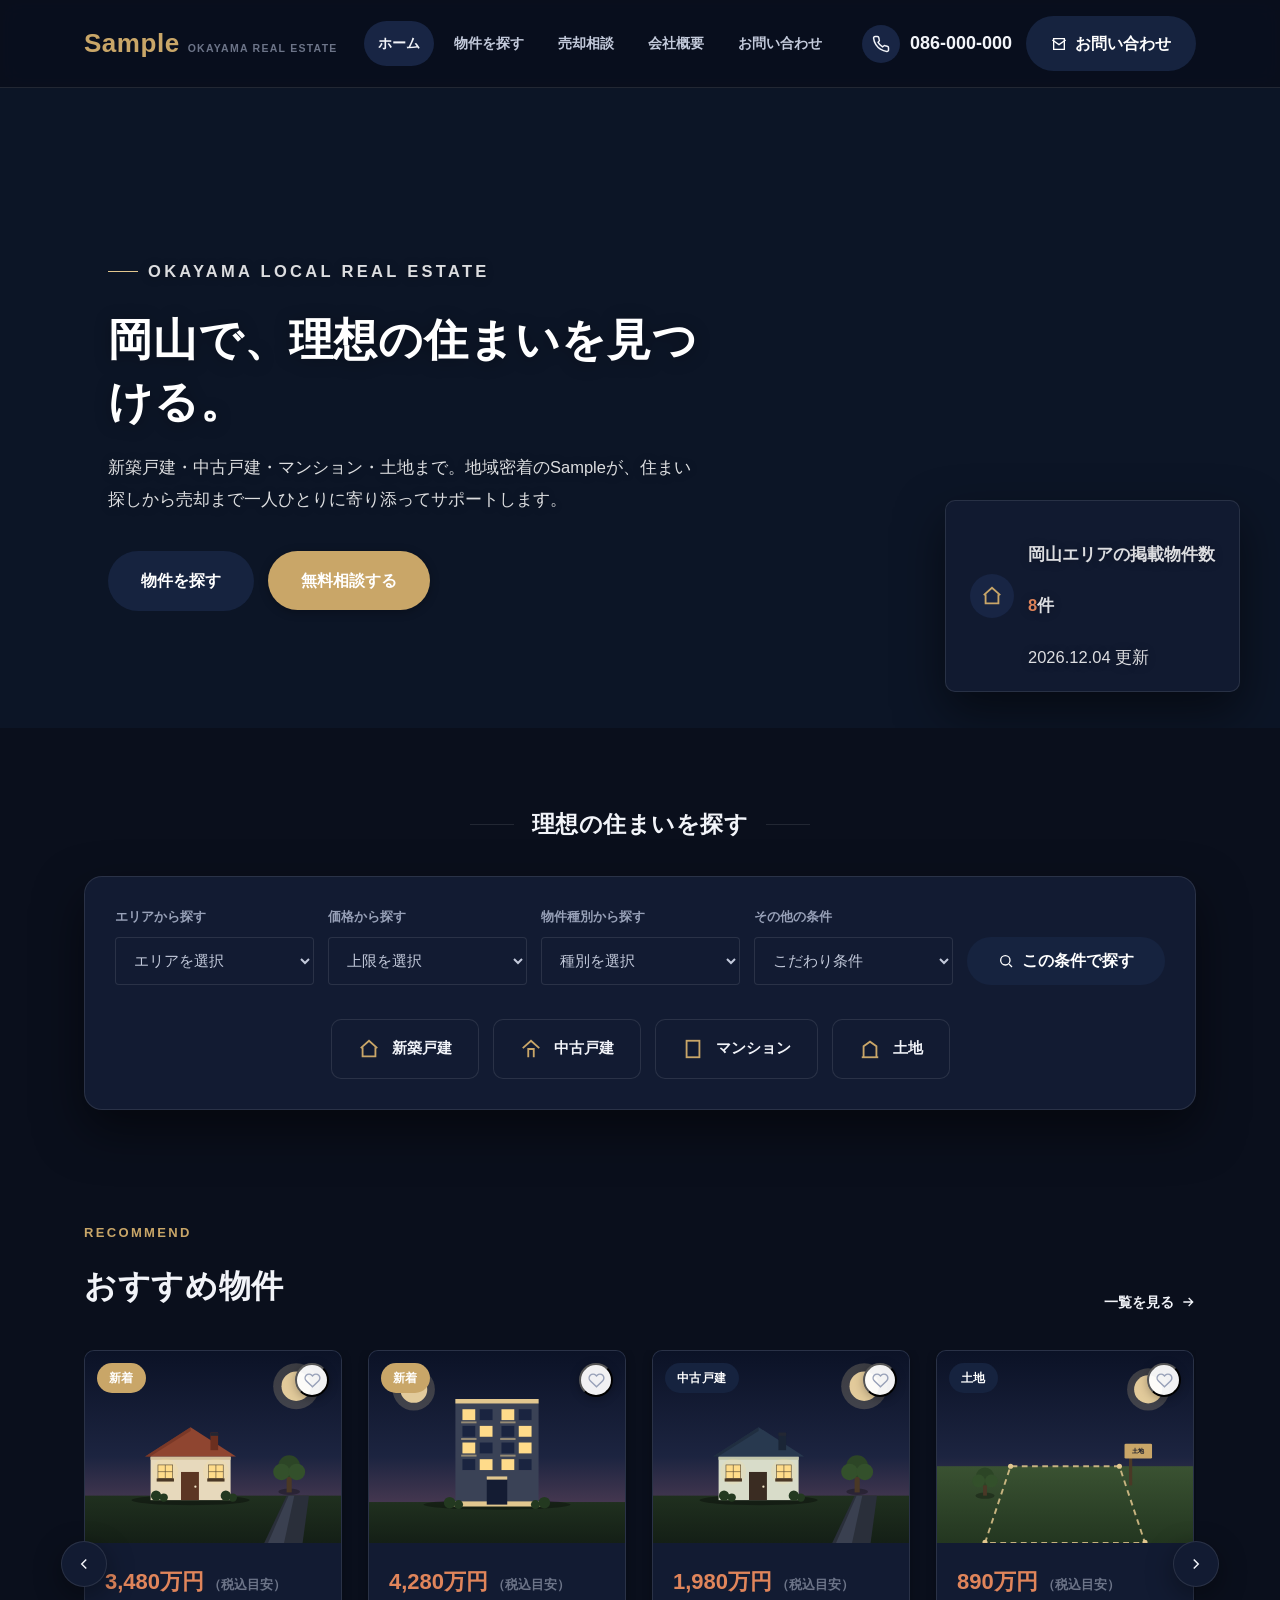
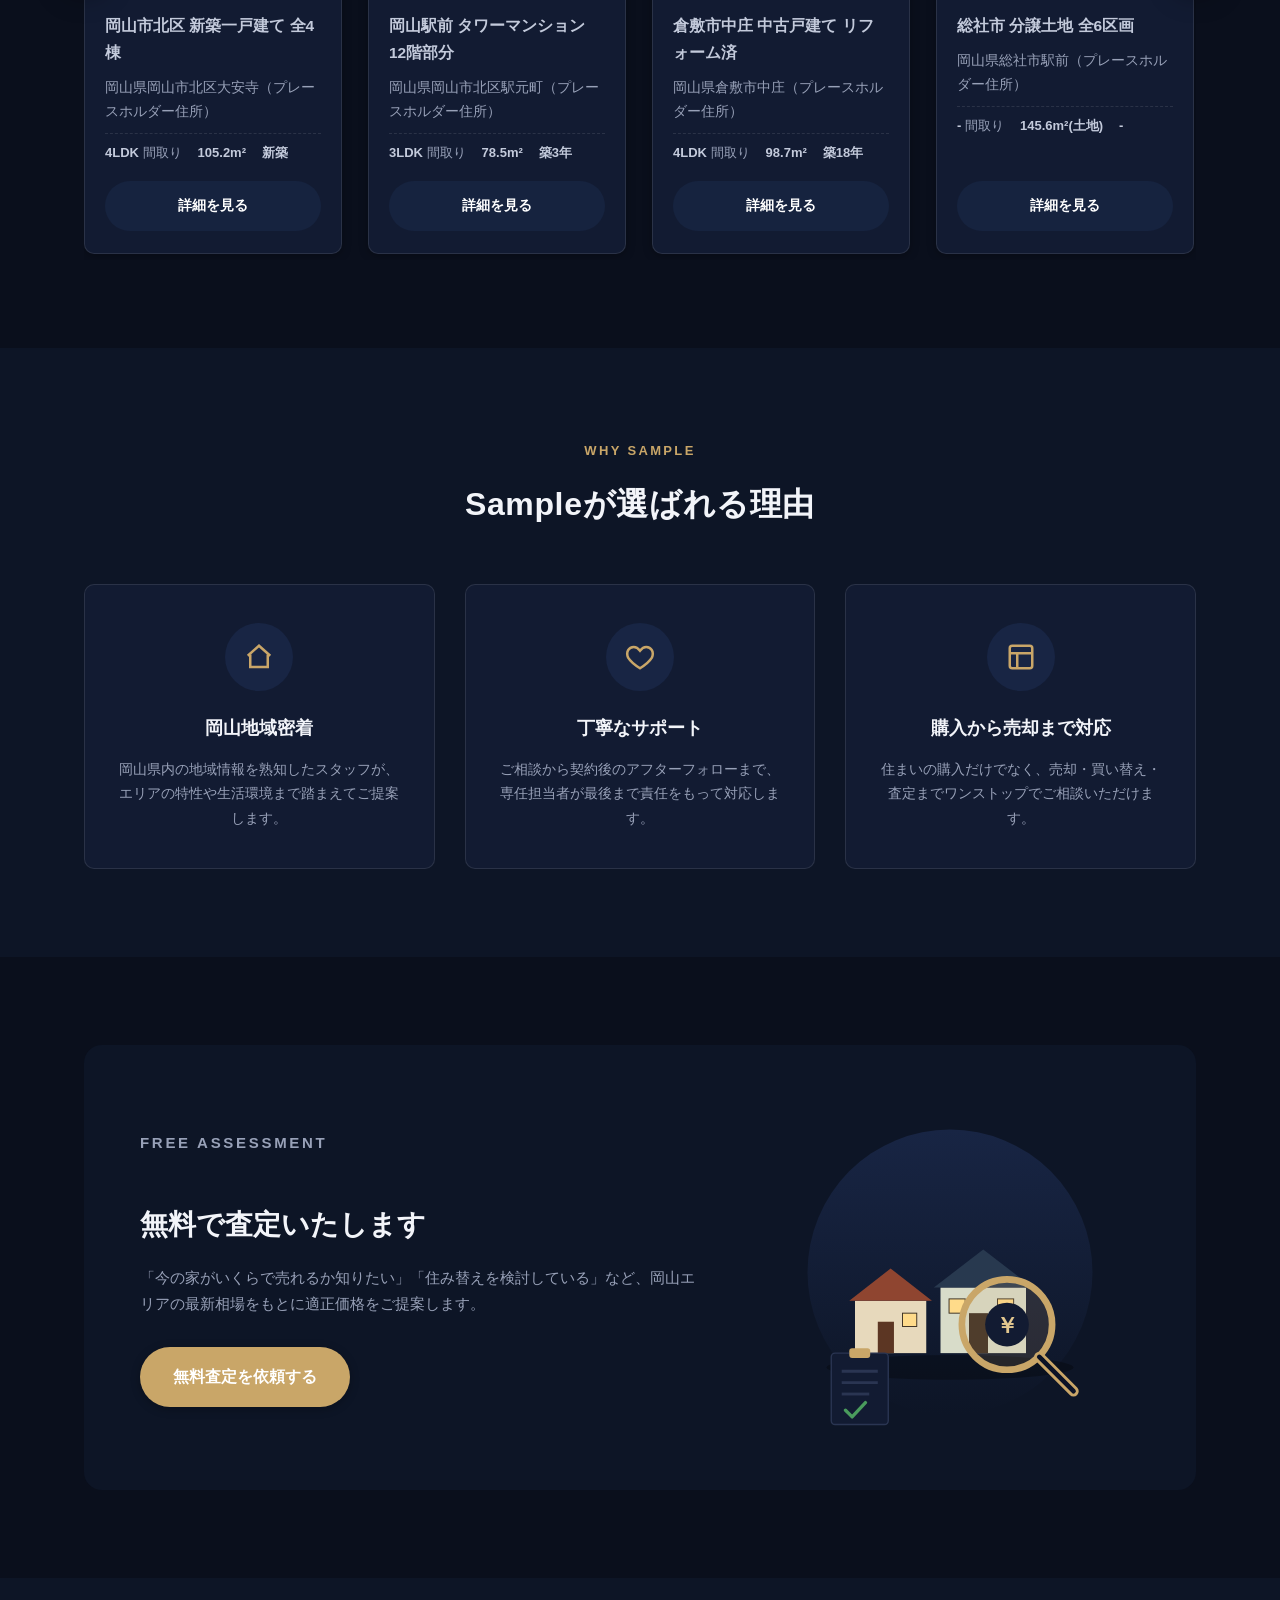
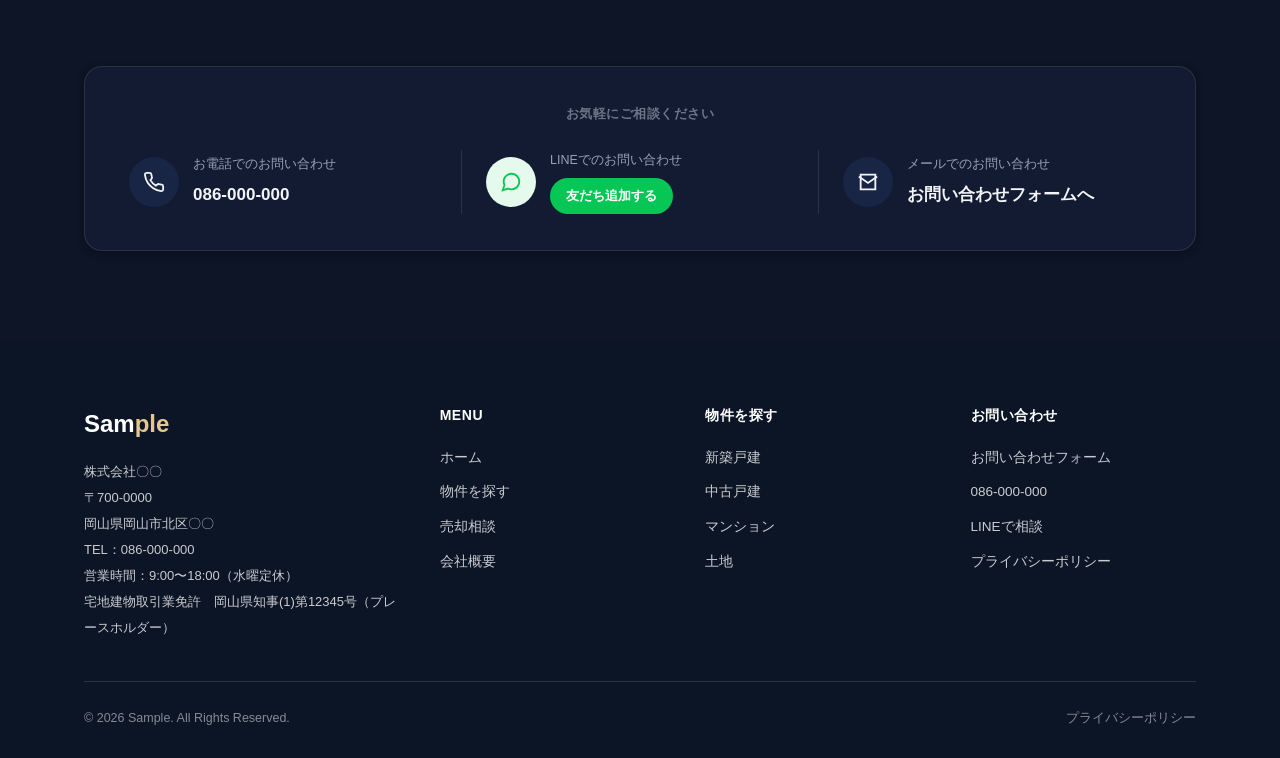
<file: index.html>
<!DOCTYPE html>
<html lang="ja">
<head>
<meta charset="UTF-8">
<meta name="viewport" content="width=device-width, initial-scale=1.0">
<title>Sample｜岡山県の不動産会社 住宅・土地・中古住宅・賃貸をお探しなら</title>
<meta name="description" content="Sampleは岡山県密着の不動産会社です。新築戸建・中古戸建・マンション・土地の購入から売却まで、地域に根ざした丁寧なサポートでお客様の理想の住まい探しをお手伝いします。">
<meta name="keywords" content="岡山,不動産,Sample,新築戸建,中古戸建,マンション,土地,売却,査定">
<link rel="canonical" href="https://www.sample-realestate.example.com/">
<meta property="og:type" content="website">
<meta property="og:title" content="Sample｜岡山県の不動産会社">
<meta property="og:description" content="岡山で理想の住まいを見つける。地域密着のSampleが購入から売却までサポートします。">
<meta property="og:locale" content="ja_JP">
<link rel="stylesheet" href="css/style.css">
<script type="application/ld+json">
{
  "@context": "https://schema.org",
  "@type": "RealEstateAgent",
  "name": "Sample",
  "image": "https://www.sample-realestate.example.com/images/office.svg",
  "telephone": "+81-86-000-000",
  "address": {
    "@type": "PostalAddress",
    "addressRegion": "岡山県",
    "addressLocality": "岡山市北区",
    "streetAddress": "〇〇",
    "addressCountry": "JP"
  },
  "areaServed": "岡山県",
  "url": "https://www.sample-realestate.example.com/"
}
</script>
</head>
<body>

<header class="site-header">
  <div class="container">
    <a href="index.html" class="brand"><span class="brand-name">Sam<span>ple</span></span><small>OKAYAMA REAL ESTATE</small></a>
    <nav class="main-nav" id="mainNav">
      <a href="index.html" aria-current="page">ホーム</a>
      <a href="properties.html">物件を探す</a>
      <a href="sell.html">売却相談</a>
      <a href="company.html">会社概要</a>
      <a href="contact.html">お問い合わせ</a>
    </nav>
    <div class="header-actions">
      <div class="header-info">
        <a href="tel:086000000" class="header-phone">
          <span class="header-phone-icon">
            <svg width="18" height="18" viewBox="0 0 24 24" fill="none" stroke="currentColor" stroke-width="2"><path d="M22 16.92v3a2 2 0 01-2.18 2 19.79 19.79 0 01-8.63-3.07 19.5 19.5 0 01-6-6 19.79 19.79 0 01-3.07-8.67A2 2 0 014.11 2h3a2 2 0 012 1.72c.12.9.32 1.78.6 2.63a2 2 0 01-.45 2.11L8.09 9.91a16 16 0 006 6l1.45-1.17a2 2 0 012.11-.45c.85.28 1.73.48 2.63.6A2 2 0 0122 16.92z"/></svg>
          </span>
          <span class="header-phone-text">
            <span class="header-phone-number">086-000-000</span>
            <span class="header-phone-hours">営業時間 9:00-18:00（水曜定休）</span>
          </span>
        </a>
        <a href="contact.html" class="btn btn-dark header-contact-btn">
          <svg width="16" height="16" viewBox="0 0 24 24" fill="none" stroke="currentColor" stroke-width="2"><path d="M4 4h16v16H4z"/><path d="M22 6l-10 7L2 6"/></svg>
          お問い合わせ
        </a>
      </div>
      <button class="nav-toggle" id="navToggle" aria-label="メニューを開く" aria-expanded="false">
        <span></span><span></span><span></span>
      </button>
    </div>
  </div>
</header>

<main>

  <!-- メインビジュアル -->
  <section class="hero">
    <img src="images/hero.svg" alt="" class="hero-bg" width="1600" height="900">
    <div class="container">
      <div class="hero-inner">
        <p class="hero-eyebrow">OKAYAMA LOCAL REAL ESTATE</p>
        <h1>岡山で、理想の住まいを見つける。</h1>
        <p>新築戸建・中古戸建・マンション・土地まで。地域密着のSampleが、住まい探しから売却まで一人ひとりに寄り添ってサポートします。</p>
        <div class="hero-actions">
          <a href="properties.html" class="btn btn-dark">物件を探す</a>
          <a href="contact.html" class="btn btn-primary">無料相談する</a>
        </div>
      </div>
    </div>
    <div class="hero-stat">
      <div class="hero-stat-icon">
        <svg width="22" height="22" viewBox="0 0 24 24" fill="none" stroke="currentColor" stroke-width="2"><path d="M3 11l9-8 9 8"/><path d="M5 10v10h14V10"/></svg>
      </div>
      <div>
        <p class="hero-stat-label">岡山エリアの掲載物件数</p>
        <p class="hero-stat-value"><span id="heroPropertyCount">0</span>件</p>
        <p class="hero-stat-date" id="heroStatDate"></p>
      </div>
    </div>
  </section>

  <!-- 物件検索 -->
  <section class="search-panel">
    <div class="container">
      <div class="search-title reveal">
        <span class="line"></span>
        <h2>理想の住まいを探す</h2>
        <span class="line"></span>
      </div>
      <div class="search-card reveal">
        <form id="homeSearchForm">
          <div class="search-grid">
            <div class="field">
              <label for="area">エリアから探す</label>
              <select id="area" name="area">
                <option value="">エリアを選択</option>
                <option value="岡山市北区">岡山市北区</option>
                <option value="岡山市中区">岡山市中区</option>
                <option value="岡山市南区">岡山市南区</option>
                <option value="倉敷市">倉敷市</option>
                <option value="総社市">総社市</option>
                <option value="都窪郡早島町">都窪郡早島町</option>
              </select>
            </div>
            <div class="field">
              <label for="price">価格から探す</label>
              <select id="price" name="price">
                <option value="">上限を選択</option>
                <option value="1000">1,000万円以下</option>
                <option value="2000">2,000万円以下</option>
                <option value="3000">3,000万円以下</option>
                <option value="4000">4,000万円以下</option>
                <option value="99999">上限なし</option>
              </select>
            </div>
            <div class="field">
              <label for="type">物件種別から探す</label>
              <select id="type" name="type">
                <option value="">種別を選択</option>
                <option value="new-house">新築戸建</option>
                <option value="used-house">中古戸建</option>
                <option value="mansion">マンション</option>
                <option value="land">土地</option>
              </select>
            </div>
            <div class="field">
              <label for="feature">その他の条件</label>
              <select id="feature" name="feature">
                <option value="">こだわり条件</option>
                <option value="駐車場">駐車場あり</option>
                <option value="ペット">ペット相談可</option>
                <option value="新築">新築・築浅</option>
                <option value="角">角部屋・角地</option>
              </select>
            </div>
            <button type="submit" class="btn btn-dark search-submit">
              <svg width="16" height="16" viewBox="0 0 24 24" fill="none" stroke="currentColor" stroke-width="2"><circle cx="11" cy="11" r="7"/><line x1="21" y1="21" x2="16.65" y2="16.65"/></svg>
              この条件で探す
            </button>
          </div>
        </form>
        <div class="category-links">
          <a href="properties.html?type=new-house" class="category-link" data-type-link="new-house">
            <svg width="22" height="22" viewBox="0 0 24 24" fill="none" stroke="currentColor" stroke-width="2"><path d="M3 11l9-8 9 8"/><path d="M5 10v10h14V10"/></svg>
            新築戸建
          </a>
          <a href="properties.html?type=used-house" class="category-link" data-type-link="used-house">
            <svg width="22" height="22" viewBox="0 0 24 24" fill="none" stroke="currentColor" stroke-width="2"><path d="M3 11l9-8 9 8"/><path d="M9 21V12h6v9"/></svg>
            中古戸建
          </a>
          <a href="properties.html?type=mansion" class="category-link" data-type-link="mansion">
            <svg width="22" height="22" viewBox="0 0 24 24" fill="none" stroke="currentColor" stroke-width="2"><rect x="5" y="3" width="14" height="18"/><line x1="9" y1="8" x2="9" y2="8"/><line x1="9" y1="12" x2="9" y2="12"/><line x1="15" y1="8" x2="15" y2="8"/><line x1="15" y1="12" x2="15" y2="12"/></svg>
            マンション
          </a>
          <a href="properties.html?type=land" class="category-link" data-type-link="land">
            <svg width="22" height="22" viewBox="0 0 24 24" fill="none" stroke="currentColor" stroke-width="2"><path d="M3 21h18"/><path d="M5 21V9l7-5 7 5v12"/></svg>
            土地
          </a>
        </div>
      </div>
    </div>
  </section>

  <!-- おすすめ物件 -->
  <section class="section" id="recommend">
    <div class="container">
      <div class="section-head-row reveal">
        <div>
          <p class="section-eyebrow">RECOMMEND</p>
          <h2 class="section-title">おすすめ物件</h2>
        </div>
        <a href="properties.html" class="view-all-link">
          一覧を見る
          <svg width="16" height="16" viewBox="0 0 24 24" fill="none" stroke="currentColor" stroke-width="2"><path d="M5 12h14M13 6l6 6-6 6"/></svg>
        </a>
      </div>
      <div class="carousel-wrap">
        <button type="button" class="carousel-arrow prev" data-carousel-prev aria-label="前の物件">
          <svg width="18" height="18" viewBox="0 0 24 24" fill="none" stroke="currentColor" stroke-width="2"><path d="M15 18l-6-6 6-6"/></svg>
        </button>
        <div class="carousel-track" id="featuredGrid"></div>
        <button type="button" class="carousel-arrow next" data-carousel-next aria-label="次の物件">
          <svg width="18" height="18" viewBox="0 0 24 24" fill="none" stroke="currentColor" stroke-width="2"><path d="M9 18l6-6-6-6"/></svg>
        </button>
      </div>
    </div>
  </section>

  <!-- 選ばれる理由 -->
  <section class="section section-soft">
    <div class="container">
      <div class="section-head reveal">
        <p class="section-eyebrow">WHY SAMPLE</p>
        <h2 class="section-title">Sampleが選ばれる理由</h2>
      </div>
      <div class="reason-grid">
        <div class="reason-card reveal">
          <div class="reason-icon">
            <svg width="30" height="30" viewBox="0 0 24 24" fill="none" stroke="currentColor" stroke-width="2"><path d="M3 11l9-8 9 8"/><path d="M5 10v10h14V10"/></svg>
          </div>
          <h3>岡山地域密着</h3>
          <p>岡山県内の地域情報を熟知したスタッフが、エリアの特性や生活環境まで踏まえてご提案します。</p>
        </div>
        <div class="reason-card reveal">
          <div class="reason-icon">
            <svg width="30" height="30" viewBox="0 0 24 24" fill="none" stroke="currentColor" stroke-width="2"><path d="M12 21s-7-4.35-9.5-8.5C.5 8 3 4 7 4c2 0 3.5 1 5 3 1.5-2 3-3 5-3 4 0 6.5 4 4.5 8.5C19 16.65 12 21 12 21z"/></svg>
          </div>
          <h3>丁寧なサポート</h3>
          <p>ご相談から契約後のアフターフォローまで、専任担当者が最後まで責任をもって対応します。</p>
        </div>
        <div class="reason-card reveal">
          <div class="reason-icon">
            <svg width="30" height="30" viewBox="0 0 24 24" fill="none" stroke="currentColor" stroke-width="2"><rect x="3" y="3" width="18" height="18" rx="2"/><path d="M3 9h18M9 21V9"/></svg>
          </div>
          <h3>購入から売却まで対応</h3>
          <p>住まいの購入だけでなく、売却・買い替え・査定までワンストップでご相談いただけます。</p>
        </div>
      </div>
    </div>
  </section>

  <!-- 不動産売却相談 -->
  <section class="section">
    <div class="container">
      <div class="assessment-split reveal">
        <div class="assessment-content">
          <p class="section-eyebrow">FREE ASSESSMENT</p>
          <h2>無料で査定いたします</h2>
          <p>「今の家がいくらで売れるか知りたい」「住み替えを検討している」など、岡山エリアの最新相場をもとに適正価格をご提案します。</p>
          <a href="sell.html" class="btn btn-primary">無料査定を依頼する</a>
        </div>
        <div class="assessment-image">
          <img src="images/assessment.svg" alt="無料査定イメージ" loading="lazy" width="800" height="700">
        </div>
      </div>
    </div>
  </section>

  <!-- お問い合わせ -->
  <section class="section section-soft" id="contact-top">
    <div class="container">
      <div class="contact-bar reveal">
        <p class="contact-bar-label">お気軽にご相談ください</p>
        <div class="contact-bar-row">
          <a href="tel:086000000" class="contact-bar-item">
            <span class="contact-bar-icon">
              <svg width="22" height="22" viewBox="0 0 24 24" fill="none" stroke="currentColor" stroke-width="2"><path d="M22 16.92v3a2 2 0 01-2.18 2 19.79 19.79 0 01-8.63-3.07 19.5 19.5 0 01-6-6 19.79 19.79 0 01-3.07-8.67A2 2 0 014.11 2h3a2 2 0 012 1.72c.12.9.32 1.78.6 2.63a2 2 0 01-.45 2.11L8.09 9.91a16 16 0 006 6l1.45-1.17a2 2 0 012.11-.45c.85.28 1.73.48 2.63.6A2 2 0 0122 16.92z"/></svg>
            </span>
            <span>
              <span class="contact-bar-title">お電話でのお問い合わせ</span>
              <span class="contact-bar-value">086-000-000</span>
            </span>
          </a>
          <div class="contact-bar-divider"></div>
          <div class="contact-bar-item">
            <span class="contact-bar-icon line">
              <svg width="22" height="22" viewBox="0 0 24 24" fill="none" stroke="currentColor" stroke-width="2"><path d="M21 11.5a8.38 8.38 0 01-.9 3.8 8.5 8.5 0 01-7.6 4.7 8.38 8.38 0 01-3.8-.9L3 21l1.9-5.7a8.38 8.38 0 01-.9-3.8 8.5 8.5 0 014.7-7.6 8.38 8.38 0 013.8-.9h.5a8.48 8.48 0 018 8v.5z"/></svg>
            </span>
            <span>
              <span class="contact-bar-title">LINEでのお問い合わせ</span>
              <a href="https://line.me/R/ti/p/%40sample-realestate" target="_blank" rel="noopener" class="line-badge">友だち追加する</a>
            </span>
          </div>
          <div class="contact-bar-divider"></div>
          <a href="contact.html" class="contact-bar-item">
            <span class="contact-bar-icon">
              <svg width="22" height="22" viewBox="0 0 24 24" fill="none" stroke="currentColor" stroke-width="2"><path d="M4 4h16v16H4z"/><path d="M22 6l-10 7L2 6"/></svg>
            </span>
            <span>
              <span class="contact-bar-title">メールでのお問い合わせ</span>
              <span class="contact-bar-value">お問い合わせフォームへ</span>
            </span>
          </a>
        </div>
      </div>
    </div>
  </section>

</main>

<footer class="site-footer">
  <div class="container">
    <div class="footer-grid">
      <div class="footer-col">
        <p class="footer-brand">Sam<span>ple</span></p>
        <p class="footer-meta">
          株式会社〇〇<br>
          〒700-0000<br>
          岡山県岡山市北区〇〇<br>
          TEL：086-000-000<br>
          営業時間：9:00〜18:00（水曜定休）<br>
          宅地建物取引業免許　岡山県知事(1)第12345号（プレースホルダー）
        </p>
      </div>
      <div class="footer-col">
        <h4>MENU</h4>
        <ul>
          <li><a href="index.html">ホーム</a></li>
          <li><a href="properties.html">物件を探す</a></li>
          <li><a href="sell.html">売却相談</a></li>
          <li><a href="company.html">会社概要</a></li>
        </ul>
      </div>
      <div class="footer-col">
        <h4>物件を探す</h4>
        <ul>
          <li><a href="properties.html?type=new-house">新築戸建</a></li>
          <li><a href="properties.html?type=used-house">中古戸建</a></li>
          <li><a href="properties.html?type=mansion">マンション</a></li>
          <li><a href="properties.html?type=land">土地</a></li>
        </ul>
      </div>
      <div class="footer-col">
        <h4>お問い合わせ</h4>
        <ul>
          <li><a href="contact.html">お問い合わせフォーム</a></li>
          <li><a href="tel:086000000">086-000-000</a></li>
          <li><a href="https://line.me/R/ti/p/%40sample-realestate" target="_blank" rel="noopener">LINEで相談</a></li>
          <li><a href="privacy.html">プライバシーポリシー</a></li>
        </ul>
      </div>
    </div>
    <div class="footer-bottom">
      <span>&copy; 2026 Sample. All Rights Reserved.</span>
      <a href="privacy.html">プライバシーポリシー</a>
    </div>
  </div>
</footer>

<div class="mobile-cta-bar">
  <a href="tel:086000000" class="tel">電話で相談</a>
  <a href="https://line.me/R/ti/p/%40sample-realestate" target="_blank" rel="noopener" class="line">LINEで相談</a>
</div>

<script src="js/data.js"></script>
<script src="js/main.js"></script>
</body>
</html>
</file>
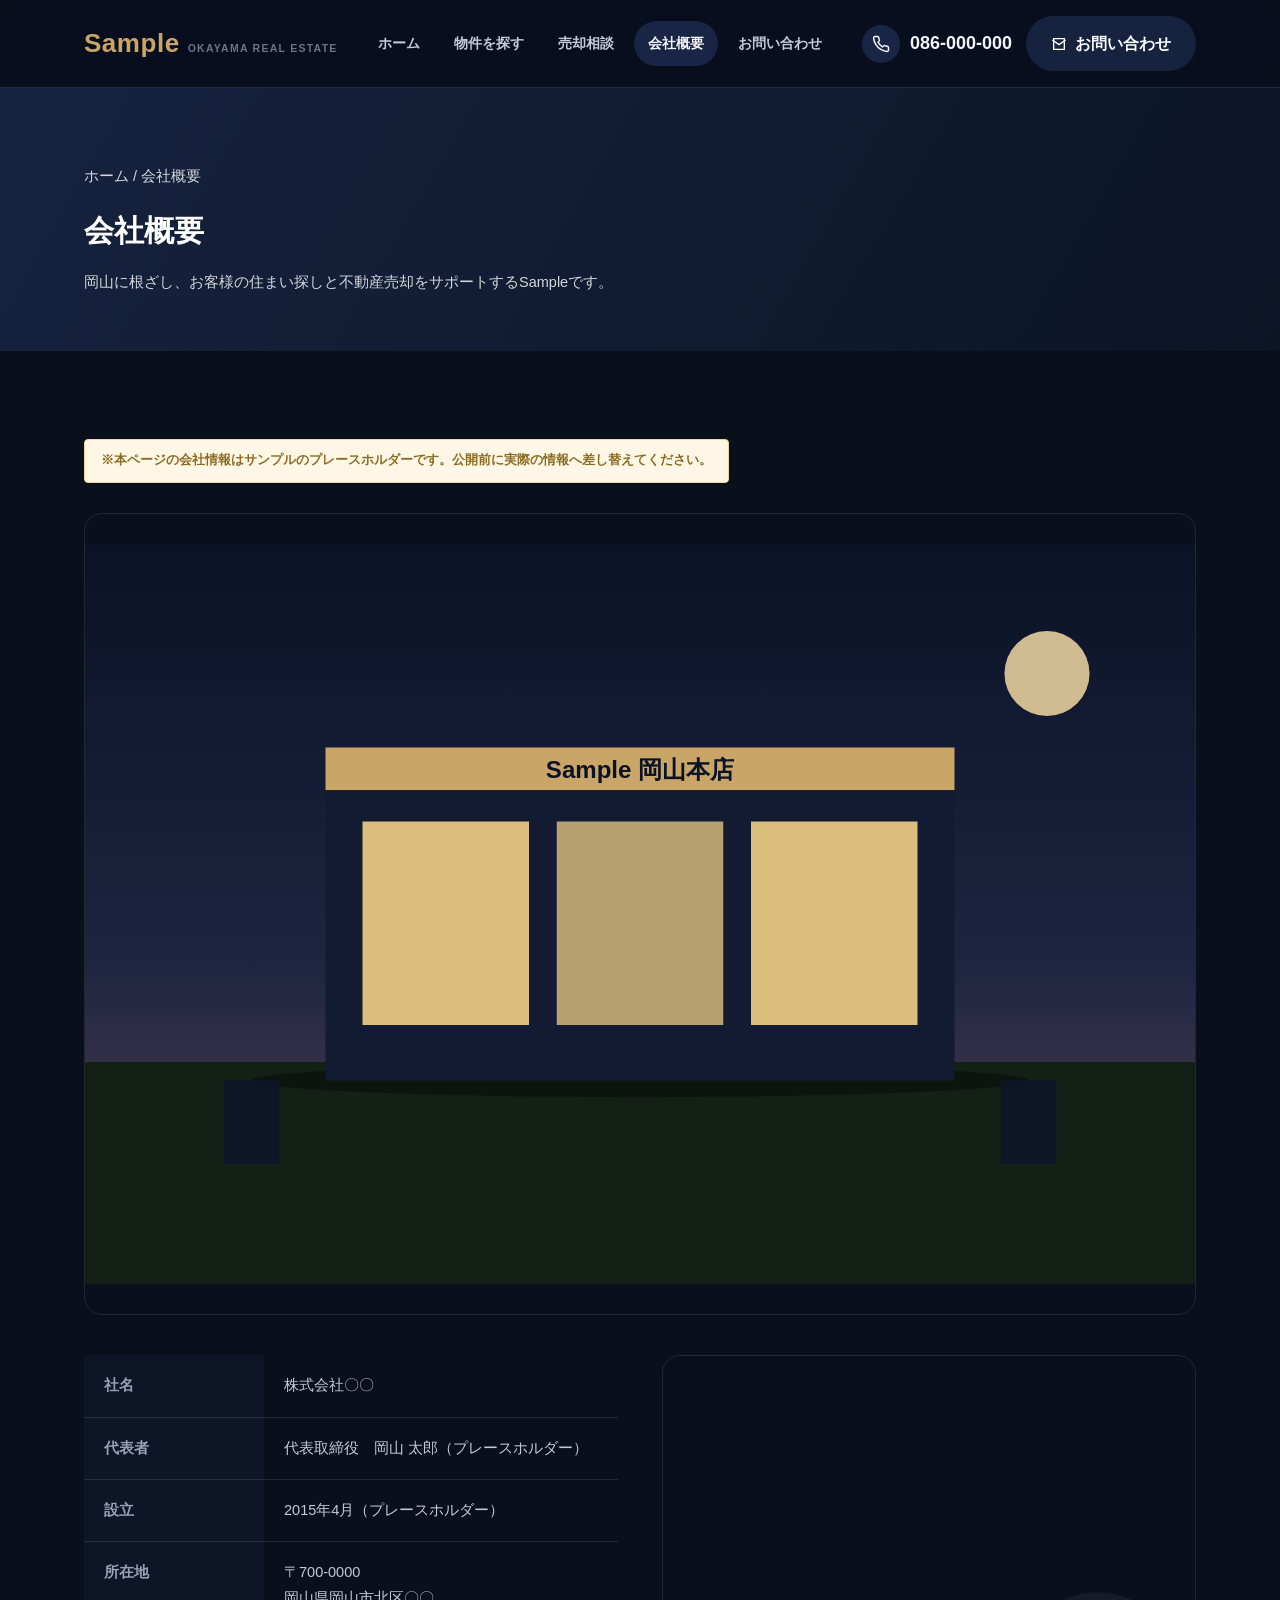
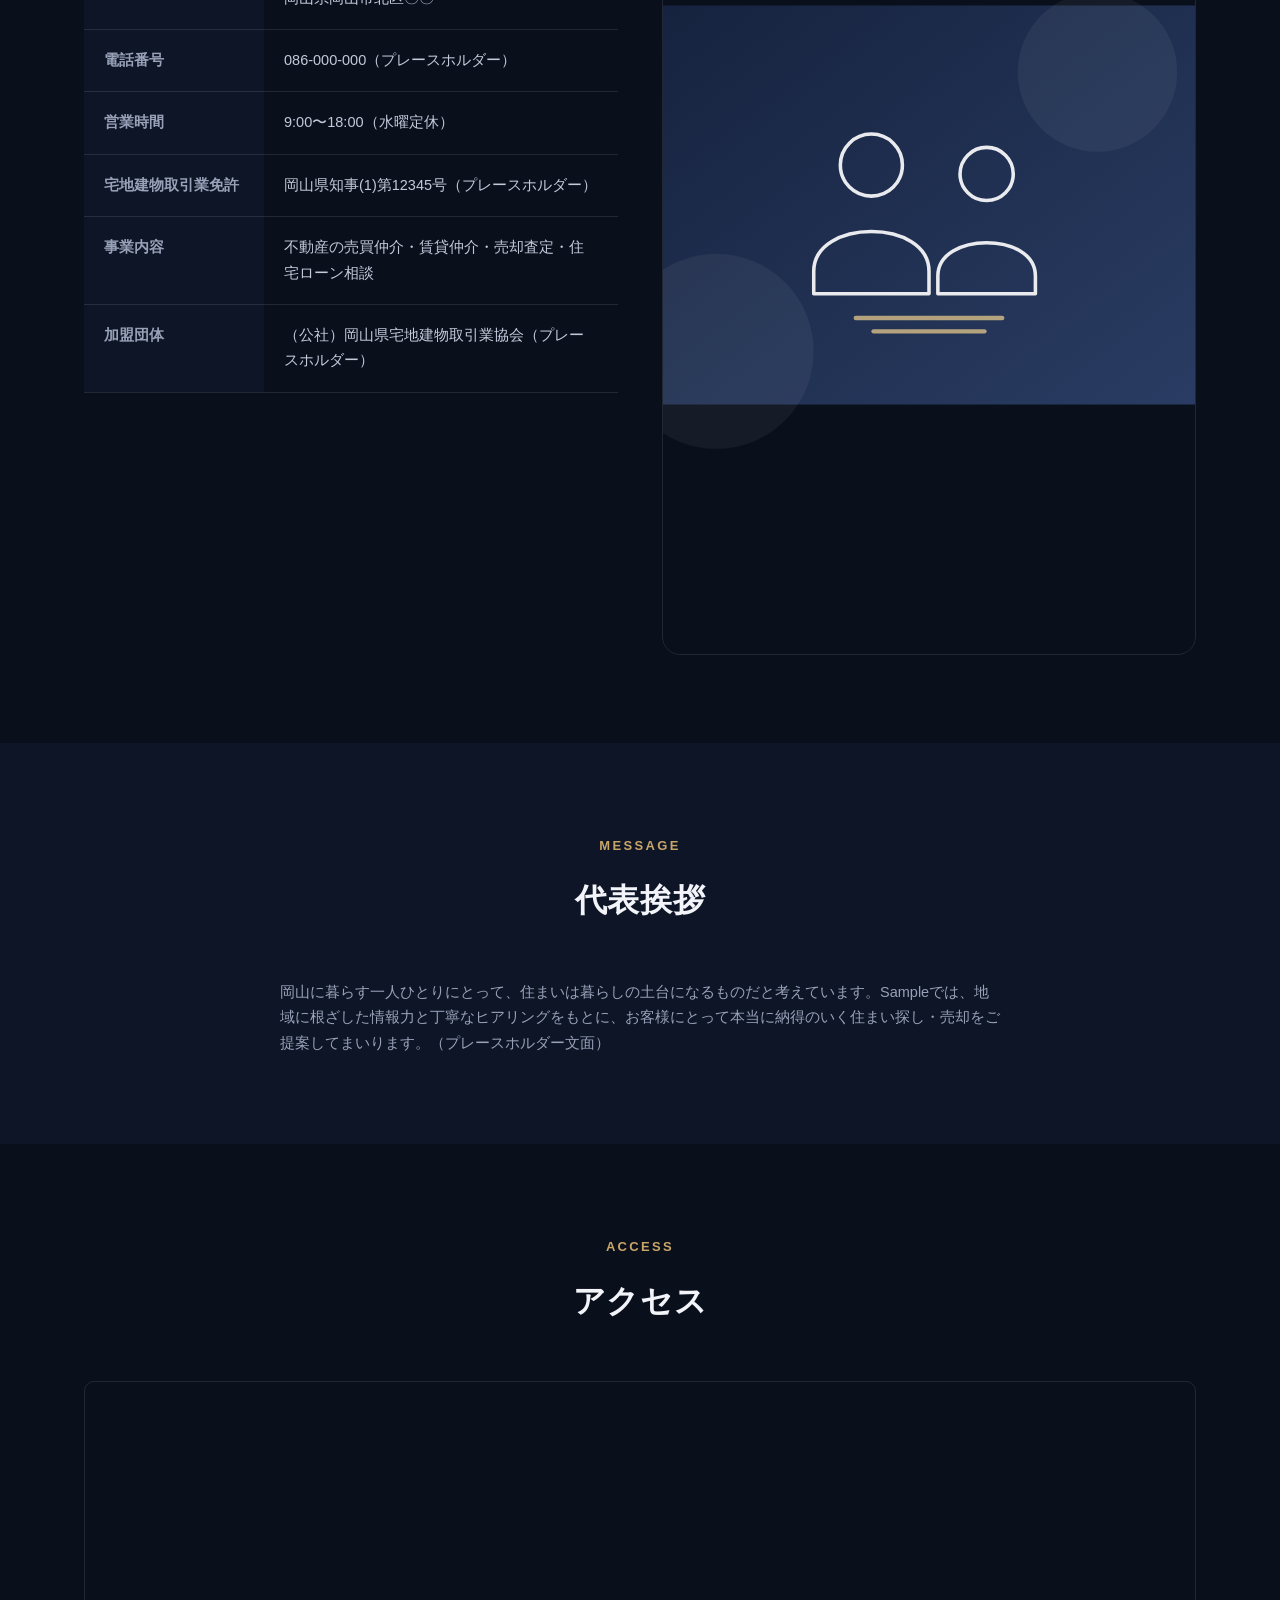
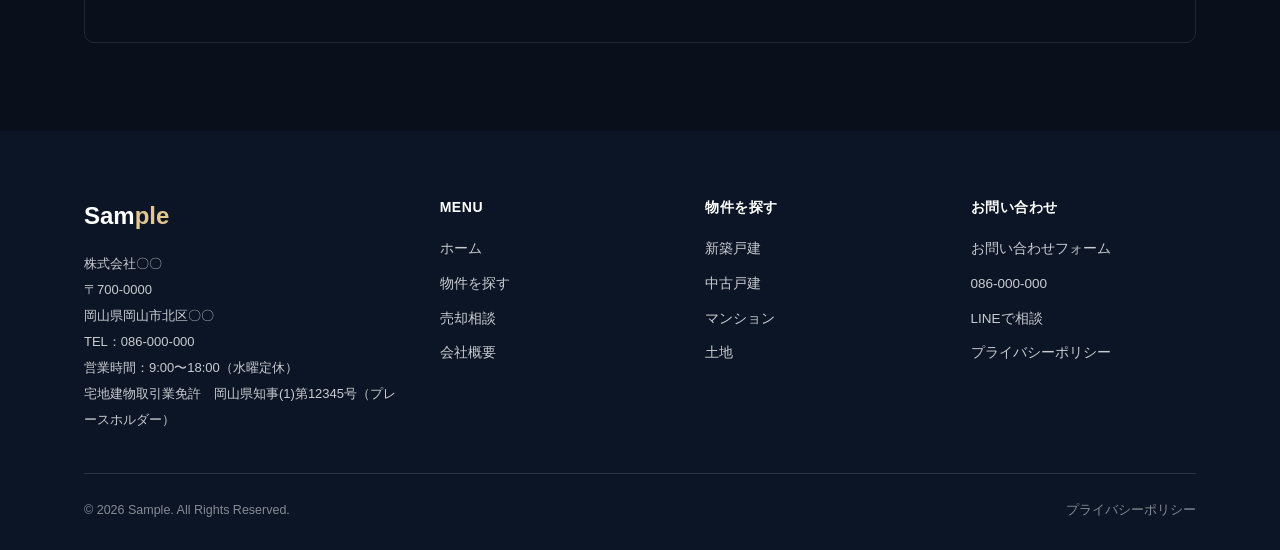
<file: company.html>
<!DOCTYPE html>
<html lang="ja">
<head>
<meta charset="UTF-8">
<meta name="viewport" content="width=device-width, initial-scale=1.0">
<title>会社概要｜Sample（岡山県の不動産会社）</title>
<meta name="description" content="岡山県の不動産会社Sampleの会社概要ページです。所在地・代表者・事業内容・アクセスをご案内しています。">
<link rel="canonical" href="https://www.sample-realestate.example.com/company.html">
<link rel="stylesheet" href="css/style.css">
</head>
<body>

<header class="site-header">
  <div class="container">
    <a href="index.html" class="brand"><span class="brand-name">Sam<span>ple</span></span><small>OKAYAMA REAL ESTATE</small></a>
    <nav class="main-nav" id="mainNav">
      <a href="index.html">ホーム</a>
      <a href="properties.html">物件を探す</a>
      <a href="sell.html">売却相談</a>
      <a href="company.html" aria-current="page">会社概要</a>
      <a href="contact.html">お問い合わせ</a>
    </nav>
    <div class="header-actions">
      <div class="header-info">
        <a href="tel:086000000" class="header-phone">
          <span class="header-phone-icon">
            <svg width="18" height="18" viewBox="0 0 24 24" fill="none" stroke="currentColor" stroke-width="2"><path d="M22 16.92v3a2 2 0 01-2.18 2 19.79 19.79 0 01-8.63-3.07 19.5 19.5 0 01-6-6 19.79 19.79 0 01-3.07-8.67A2 2 0 014.11 2h3a2 2 0 012 1.72c.12.9.32 1.78.6 2.63a2 2 0 01-.45 2.11L8.09 9.91a16 16 0 006 6l1.45-1.17a2 2 0 012.11-.45c.85.28 1.73.48 2.63.6A2 2 0 0122 16.92z"/></svg>
          </span>
          <span class="header-phone-text">
            <span class="header-phone-number">086-000-000</span>
            <span class="header-phone-hours">営業時間 9:00-18:00（水曜定休）</span>
          </span>
        </a>
        <a href="contact.html" class="btn btn-dark header-contact-btn">
          <svg width="16" height="16" viewBox="0 0 24 24" fill="none" stroke="currentColor" stroke-width="2"><path d="M4 4h16v16H4z"/><path d="M22 6l-10 7L2 6"/></svg>
          お問い合わせ
        </a>
      </div>
      <button class="nav-toggle" id="navToggle" aria-label="メニューを開く" aria-expanded="false">
        <span></span><span></span><span></span>
      </button>
    </div>
  </div>
</header>

<main>

  <div class="page-header">
    <div class="container">
      <p class="breadcrumb"><a href="index.html">ホーム</a> / 会社概要</p>
      <h1>会社概要</h1>
      <p>岡山に根ざし、お客様の住まい探しと不動産売却をサポートするSampleです。</p>
    </div>
  </div>

  <section class="section">
    <div class="container">
      <span class="placeholder-note">※本ページの会社情報はサンプルのプレースホルダーです。公開前に実際の情報へ差し替えてください。</span>

      <div class="company-photo reveal">
        <img src="images/office.svg" alt="Sample 店舗外観イメージ（プレースホルダー）" loading="lazy" width="1200" height="800">
      </div>

      <div class="two-col reveal">
        <div>
          <table class="company-table">
            <tbody>
              <tr><th>社名</th><td>株式会社〇〇</td></tr>
              <tr><th>代表者</th><td>代表取締役　岡山 太郎（プレースホルダー）</td></tr>
              <tr><th>設立</th><td>2015年4月（プレースホルダー）</td></tr>
              <tr><th>所在地</th><td>〒700-0000<br>岡山県岡山市北区〇〇</td></tr>
              <tr><th>電話番号</th><td><a href="tel:086000000">086-000-000</a>（プレースホルダー）</td></tr>
              <tr><th>営業時間</th><td>9:00〜18:00（水曜定休）</td></tr>
              <tr><th>宅地建物取引業免許</th><td>岡山県知事(1)第12345号（プレースホルダー）</td></tr>
              <tr><th>事業内容</th><td>不動産の売買仲介・賃貸仲介・売却査定・住宅ローン相談</td></tr>
              <tr><th>加盟団体</th><td>（公社）岡山県宅地建物取引業協会（プレースホルダー）</td></tr>
            </tbody>
          </table>
        </div>
        <div>
          <img src="images/about.svg" alt="Sampleスタッフ対応イメージ（プレースホルダー）" loading="lazy" width="1200" height="900" style="border-radius:var(--radius-lg);border:1px solid var(--color-border);">
        </div>
      </div>
    </div>
  </section>

  <section class="section section-soft">
    <div class="container">
      <div class="section-head reveal">
        <p class="section-eyebrow">MESSAGE</p>
        <h2 class="section-title">代表挨拶</h2>
      </div>
      <div style="max-width:720px;margin:0 auto;font-size:14.5px;color:var(--color-text-soft);">
        <p>岡山に暮らす一人ひとりにとって、住まいは暮らしの土台になるものだと考えています。Sampleでは、地域に根ざした情報力と丁寧なヒアリングをもとに、お客様にとって本当に納得のいく住まい探し・売却をご提案してまいります。（プレースホルダー文面）</p>
      </div>
    </div>
  </section>

  <section class="section">
    <div class="container">
      <div class="section-head reveal">
        <p class="section-eyebrow">ACCESS</p>
        <h2 class="section-title">アクセス</h2>
      </div>
      <div class="detail-map">
        <iframe
          src="https://www.google.com/maps?q=岡山県岡山市北区&output=embed"
          loading="lazy"
          referrerpolicy="no-referrer-when-downgrade"
          title="Sample 会社所在地の地図（岡山市周辺・プレースホルダー）">
        </iframe>
      </div>
    </div>
  </section>

</main>

<footer class="site-footer">
  <div class="container">
    <div class="footer-grid">
      <div class="footer-col">
        <p class="footer-brand">Sam<span>ple</span></p>
        <p class="footer-meta">
          株式会社〇〇<br>
          〒700-0000<br>
          岡山県岡山市北区〇〇<br>
          TEL：086-000-000<br>
          営業時間：9:00〜18:00（水曜定休）<br>
          宅地建物取引業免許　岡山県知事(1)第12345号（プレースホルダー）
        </p>
      </div>
      <div class="footer-col">
        <h4>MENU</h4>
        <ul>
          <li><a href="index.html">ホーム</a></li>
          <li><a href="properties.html">物件を探す</a></li>
          <li><a href="sell.html">売却相談</a></li>
          <li><a href="company.html">会社概要</a></li>
        </ul>
      </div>
      <div class="footer-col">
        <h4>物件を探す</h4>
        <ul>
          <li><a href="properties.html?type=new-house">新築戸建</a></li>
          <li><a href="properties.html?type=used-house">中古戸建</a></li>
          <li><a href="properties.html?type=mansion">マンション</a></li>
          <li><a href="properties.html?type=land">土地</a></li>
        </ul>
      </div>
      <div class="footer-col">
        <h4>お問い合わせ</h4>
        <ul>
          <li><a href="contact.html">お問い合わせフォーム</a></li>
          <li><a href="tel:086000000">086-000-000</a></li>
          <li><a href="https://line.me/R/ti/p/%40sample-realestate" target="_blank" rel="noopener">LINEで相談</a></li>
          <li><a href="privacy.html">プライバシーポリシー</a></li>
        </ul>
      </div>
    </div>
    <div class="footer-bottom">
      <span>&copy; 2026 Sample. All Rights Reserved.</span>
      <a href="privacy.html">プライバシーポリシー</a>
    </div>
  </div>
</footer>

<div class="mobile-cta-bar">
  <a href="tel:086000000" class="tel">電話で相談</a>
  <a href="https://line.me/R/ti/p/%40sample-realestate" target="_blank" rel="noopener" class="line">LINEで相談</a>
</div>

<script src="js/data.js"></script>
<script src="js/main.js"></script>
</body>
</html>
</file>
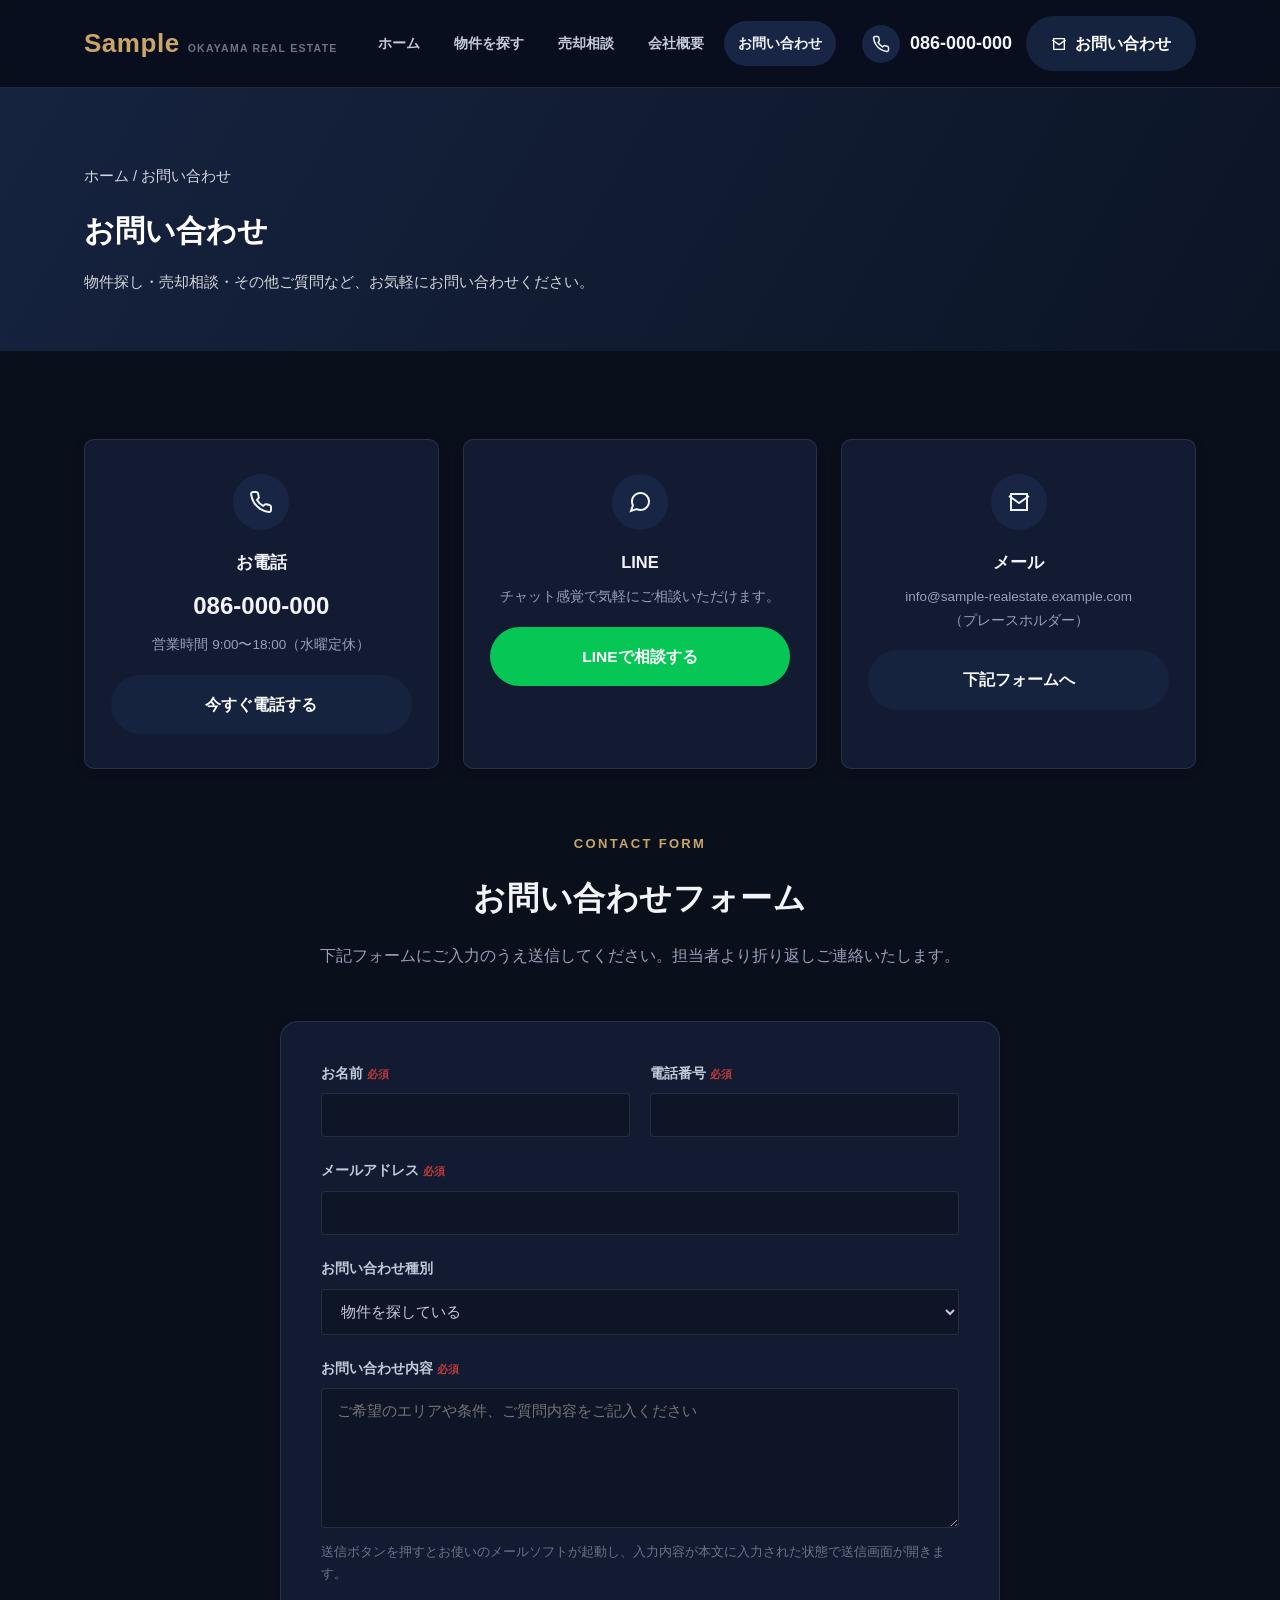
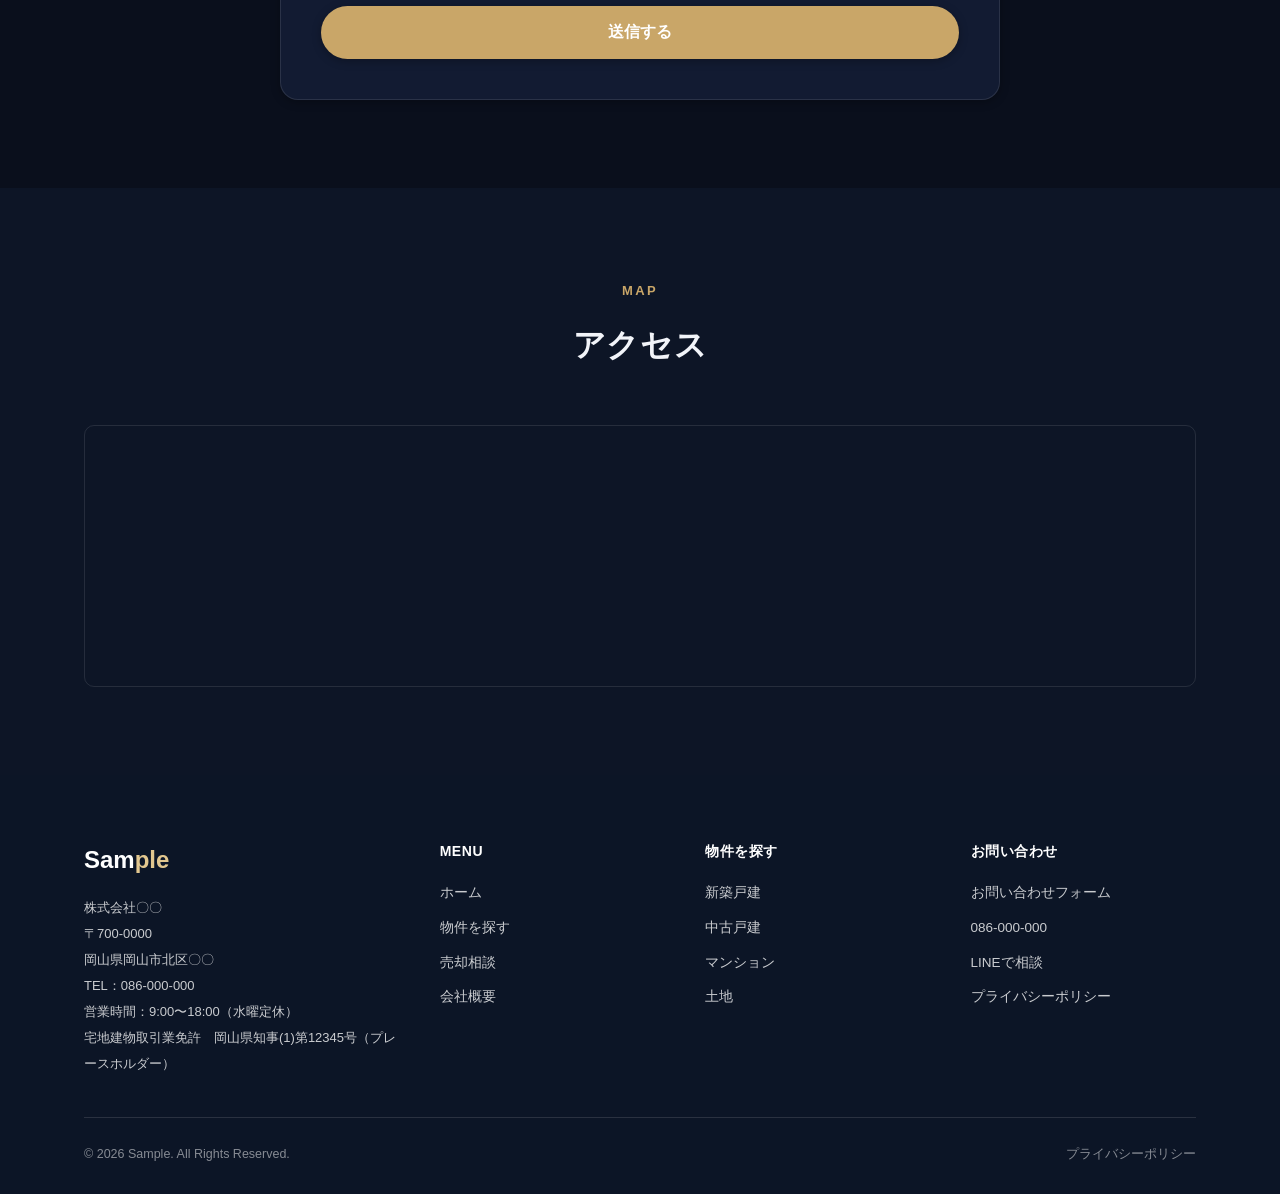
<file: contact.html>
<!DOCTYPE html>
<html lang="ja">
<head>
<meta charset="UTF-8">
<meta name="viewport" content="width=device-width, initial-scale=1.0">
<title>お問い合わせ｜Sample（岡山県の不動産会社）</title>
<meta name="description" content="岡山県の不動産会社Sampleへのお問い合わせページです。お電話・LINE・メールフォームからお気軽にご連絡ください。">
<link rel="canonical" href="https://www.sample-realestate.example.com/contact.html">
<link rel="stylesheet" href="css/style.css">
</head>
<body>

<header class="site-header">
  <div class="container">
    <a href="index.html" class="brand"><span class="brand-name">Sam<span>ple</span></span><small>OKAYAMA REAL ESTATE</small></a>
    <nav class="main-nav" id="mainNav">
      <a href="index.html">ホーム</a>
      <a href="properties.html">物件を探す</a>
      <a href="sell.html">売却相談</a>
      <a href="company.html">会社概要</a>
      <a href="contact.html" aria-current="page">お問い合わせ</a>
    </nav>
    <div class="header-actions">
      <div class="header-info">
        <a href="tel:086000000" class="header-phone">
          <span class="header-phone-icon">
            <svg width="18" height="18" viewBox="0 0 24 24" fill="none" stroke="currentColor" stroke-width="2"><path d="M22 16.92v3a2 2 0 01-2.18 2 19.79 19.79 0 01-8.63-3.07 19.5 19.5 0 01-6-6 19.79 19.79 0 01-3.07-8.67A2 2 0 014.11 2h3a2 2 0 012 1.72c.12.9.32 1.78.6 2.63a2 2 0 01-.45 2.11L8.09 9.91a16 16 0 006 6l1.45-1.17a2 2 0 012.11-.45c.85.28 1.73.48 2.63.6A2 2 0 0122 16.92z"/></svg>
          </span>
          <span class="header-phone-text">
            <span class="header-phone-number">086-000-000</span>
            <span class="header-phone-hours">営業時間 9:00-18:00（水曜定休）</span>
          </span>
        </a>
        <a href="contact.html" class="btn btn-dark header-contact-btn">
          <svg width="16" height="16" viewBox="0 0 24 24" fill="none" stroke="currentColor" stroke-width="2"><path d="M4 4h16v16H4z"/><path d="M22 6l-10 7L2 6"/></svg>
          お問い合わせ
        </a>
      </div>
      <button class="nav-toggle" id="navToggle" aria-label="メニューを開く" aria-expanded="false">
        <span></span><span></span><span></span>
      </button>
    </div>
  </div>
</header>

<main>

  <div class="page-header">
    <div class="container">
      <p class="breadcrumb"><a href="index.html">ホーム</a> / お問い合わせ</p>
      <h1>お問い合わせ</h1>
      <p>物件探し・売却相談・その他ご質問など、お気軽にお問い合わせください。</p>
    </div>
  </div>

  <section class="section">
    <div class="container">
      <div class="contact-grid" style="margin-bottom:60px;">
        <div class="contact-card reveal">
          <div class="contact-icon">
            <svg width="24" height="24" viewBox="0 0 24 24" fill="none" stroke="currentColor" stroke-width="2"><path d="M22 16.92v3a2 2 0 01-2.18 2 19.79 19.79 0 01-8.63-3.07 19.5 19.5 0 01-6-6 19.79 19.79 0 01-3.07-8.67A2 2 0 014.11 2h3a2 2 0 012 1.72c.12.9.32 1.78.6 2.63a2 2 0 01-.45 2.11L8.09 9.91a16 16 0 006 6l1.45-1.17a2 2 0 012.11-.45c.85.28 1.73.48 2.63.6A2 2 0 0122 16.92z"/></svg>
          </div>
          <h3>お電話</h3>
          <a href="tel:086000000" class="tel-number">086-000-000</a>
          <p>営業時間 9:00〜18:00（水曜定休）</p>
          <a href="tel:086000000" class="btn btn-tel btn-block">今すぐ電話する</a>
        </div>
        <div class="contact-card reveal">
          <div class="contact-icon">
            <svg width="24" height="24" viewBox="0 0 24 24" fill="none" stroke="currentColor" stroke-width="2"><path d="M21 11.5a8.38 8.38 0 01-.9 3.8 8.5 8.5 0 01-7.6 4.7 8.38 8.38 0 01-3.8-.9L3 21l1.9-5.7a8.38 8.38 0 01-.9-3.8 8.5 8.5 0 014.7-7.6 8.38 8.38 0 013.8-.9h.5a8.48 8.48 0 018 8v.5z"/></svg>
          </div>
          <h3>LINE</h3>
          <p>チャット感覚で気軽にご相談いただけます。</p>
          <a href="https://line.me/R/ti/p/%40sample-realestate" target="_blank" rel="noopener" class="btn btn-line btn-block">LINEで相談する</a>
        </div>
        <div class="contact-card reveal">
          <div class="contact-icon">
            <svg width="24" height="24" viewBox="0 0 24 24" fill="none" stroke="currentColor" stroke-width="2"><path d="M4 4h16v16H4z"/><path d="M22 6l-10 7L2 6"/></svg>
          </div>
          <h3>メール</h3>
          <p>info@sample-realestate.example.com<br>（プレースホルダー）</p>
          <a href="#contact-form" class="btn btn-dark btn-block">下記フォームへ</a>
        </div>
      </div>

      <div class="section-head reveal" id="contact-form">
        <p class="section-eyebrow">CONTACT FORM</p>
        <h2 class="section-title">お問い合わせフォーム</h2>
        <p class="section-desc">下記フォームにご入力のうえ送信してください。担当者より折り返しご連絡いたします。</p>
      </div>

      <form id="contactForm" class="form-card reveal">
        <div class="form-row">
          <div class="form-group">
            <label for="c-name">お名前<span class="required">必須</span></label>
            <input type="text" id="c-name" name="name" data-label="お名前" required>
          </div>
          <div class="form-group">
            <label for="c-tel">電話番号<span class="required">必須</span></label>
            <input type="tel" id="c-tel" name="tel" data-label="電話番号" required>
          </div>
        </div>
        <div class="form-group">
          <label for="c-email">メールアドレス<span class="required">必須</span></label>
          <input type="email" id="c-email" name="email" data-label="メールアドレス" required>
        </div>
        <div class="form-group">
          <label for="c-category">お問い合わせ種別</label>
          <select id="c-category" name="category" data-label="お問い合わせ種別">
            <option value="物件を探している">物件を探している</option>
            <option value="売却を検討している">売却を検討している</option>
            <option value="資料請求">資料請求</option>
            <option value="その他">その他</option>
          </select>
        </div>
        <div class="form-group">
          <label for="c-message">お問い合わせ内容<span class="required">必須</span></label>
          <textarea id="c-message" name="message" data-label="お問い合わせ内容" required placeholder="ご希望のエリアや条件、ご質問内容をご記入ください"></textarea>
        </div>
        <p class="form-hint" id="contactFormStatus">送信ボタンを押すとお使いのメールソフトが起動し、入力内容が本文に入力された状態で送信画面が開きます。</p>
        <button type="submit" class="btn btn-primary btn-block">送信する</button>
      </form>
    </div>
  </section>

  <section class="section section-soft">
    <div class="container">
      <div class="section-head reveal">
        <p class="section-eyebrow">MAP</p>
        <h2 class="section-title">アクセス</h2>
      </div>
      <div class="detail-map">
        <iframe
          src="https://www.google.com/maps?q=岡山県岡山市北区&output=embed"
          loading="lazy"
          referrerpolicy="no-referrer-when-downgrade"
          title="Sample 会社所在地の地図（岡山市周辺・プレースホルダー）">
        </iframe>
      </div>
    </div>
  </section>

</main>

<footer class="site-footer">
  <div class="container">
    <div class="footer-grid">
      <div class="footer-col">
        <p class="footer-brand">Sam<span>ple</span></p>
        <p class="footer-meta">
          株式会社〇〇<br>
          〒700-0000<br>
          岡山県岡山市北区〇〇<br>
          TEL：086-000-000<br>
          営業時間：9:00〜18:00（水曜定休）<br>
          宅地建物取引業免許　岡山県知事(1)第12345号（プレースホルダー）
        </p>
      </div>
      <div class="footer-col">
        <h4>MENU</h4>
        <ul>
          <li><a href="index.html">ホーム</a></li>
          <li><a href="properties.html">物件を探す</a></li>
          <li><a href="sell.html">売却相談</a></li>
          <li><a href="company.html">会社概要</a></li>
        </ul>
      </div>
      <div class="footer-col">
        <h4>物件を探す</h4>
        <ul>
          <li><a href="properties.html?type=new-house">新築戸建</a></li>
          <li><a href="properties.html?type=used-house">中古戸建</a></li>
          <li><a href="properties.html?type=mansion">マンション</a></li>
          <li><a href="properties.html?type=land">土地</a></li>
        </ul>
      </div>
      <div class="footer-col">
        <h4>お問い合わせ</h4>
        <ul>
          <li><a href="contact.html">お問い合わせフォーム</a></li>
          <li><a href="tel:086000000">086-000-000</a></li>
          <li><a href="https://line.me/R/ti/p/%40sample-realestate" target="_blank" rel="noopener">LINEで相談</a></li>
          <li><a href="privacy.html">プライバシーポリシー</a></li>
        </ul>
      </div>
    </div>
    <div class="footer-bottom">
      <span>&copy; 2026 Sample. All Rights Reserved.</span>
      <a href="privacy.html">プライバシーポリシー</a>
    </div>
  </div>
</footer>

<div class="mobile-cta-bar">
  <a href="tel:086000000" class="tel">電話で相談</a>
  <a href="https://line.me/R/ti/p/%40sample-realestate" target="_blank" rel="noopener" class="line">LINEで相談</a>
</div>

<script src="js/data.js"></script>
<script src="js/main.js"></script>
</body>
</html>
</file>
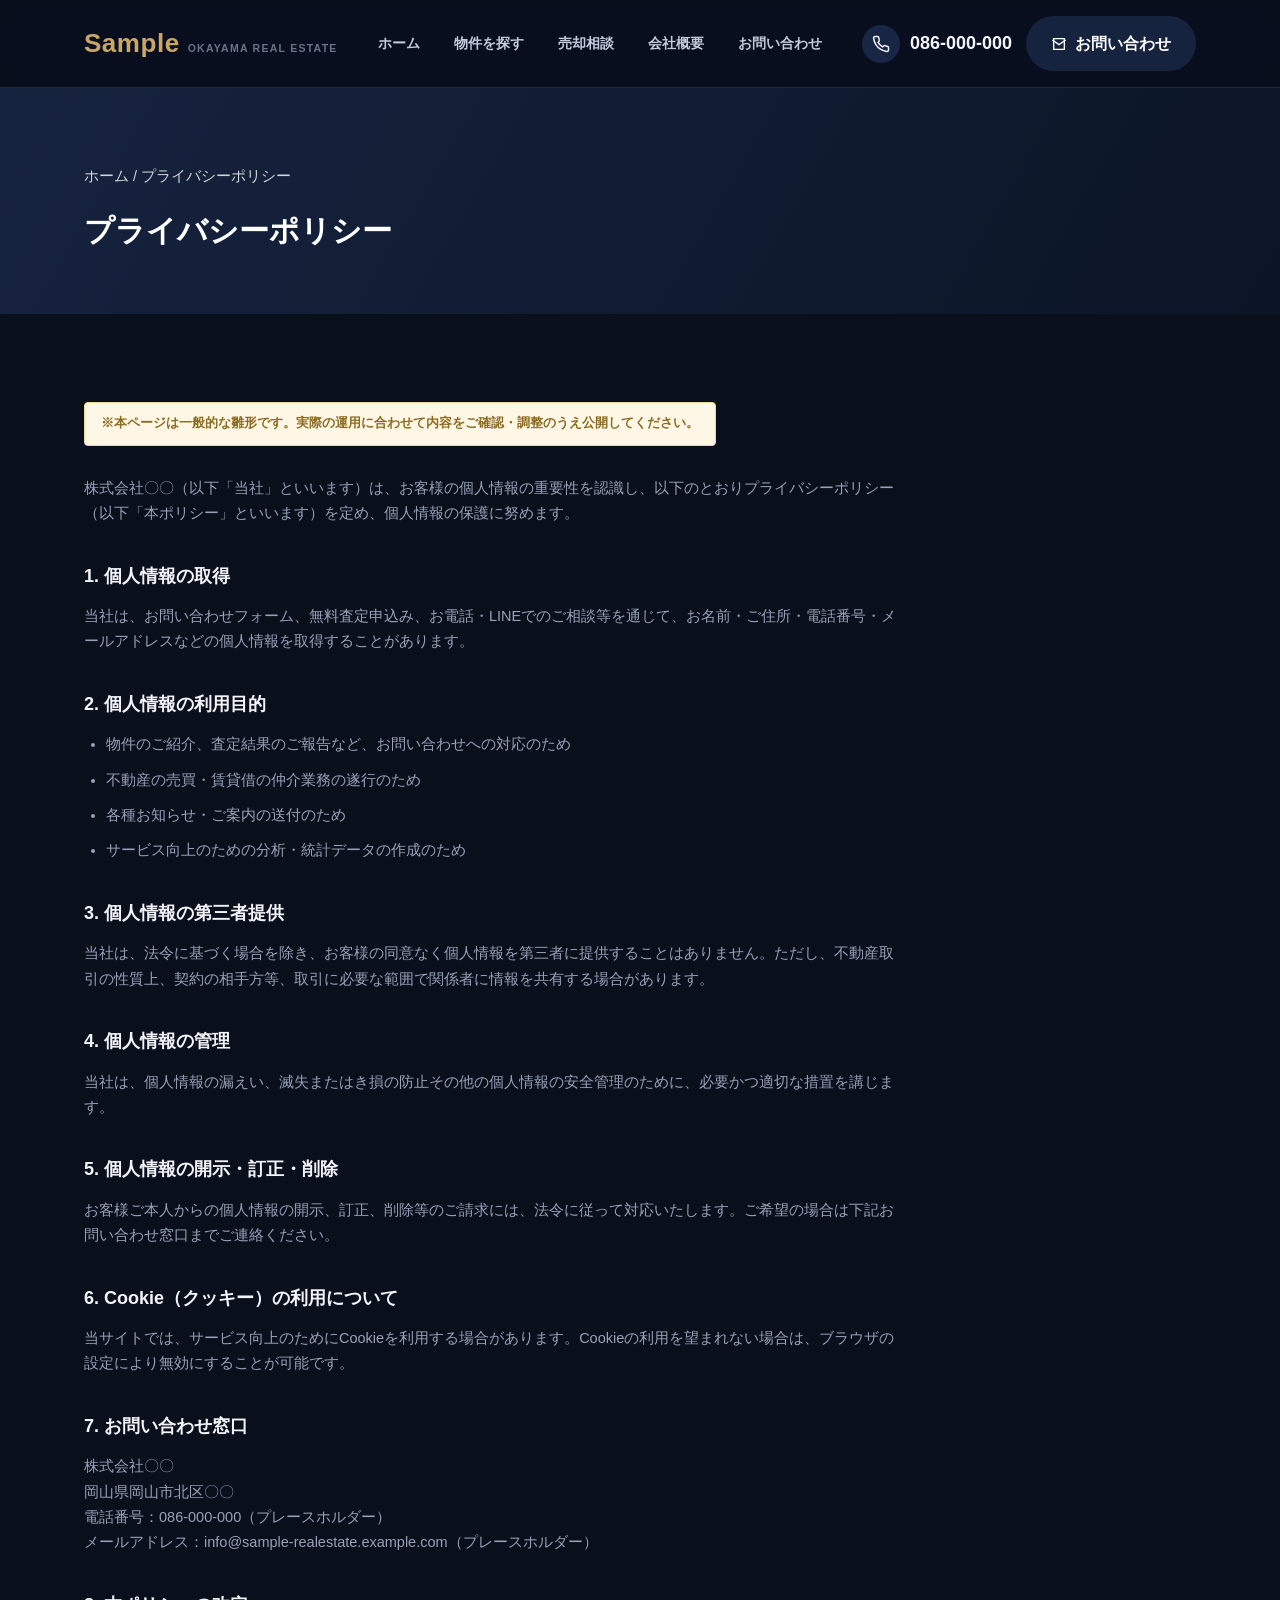
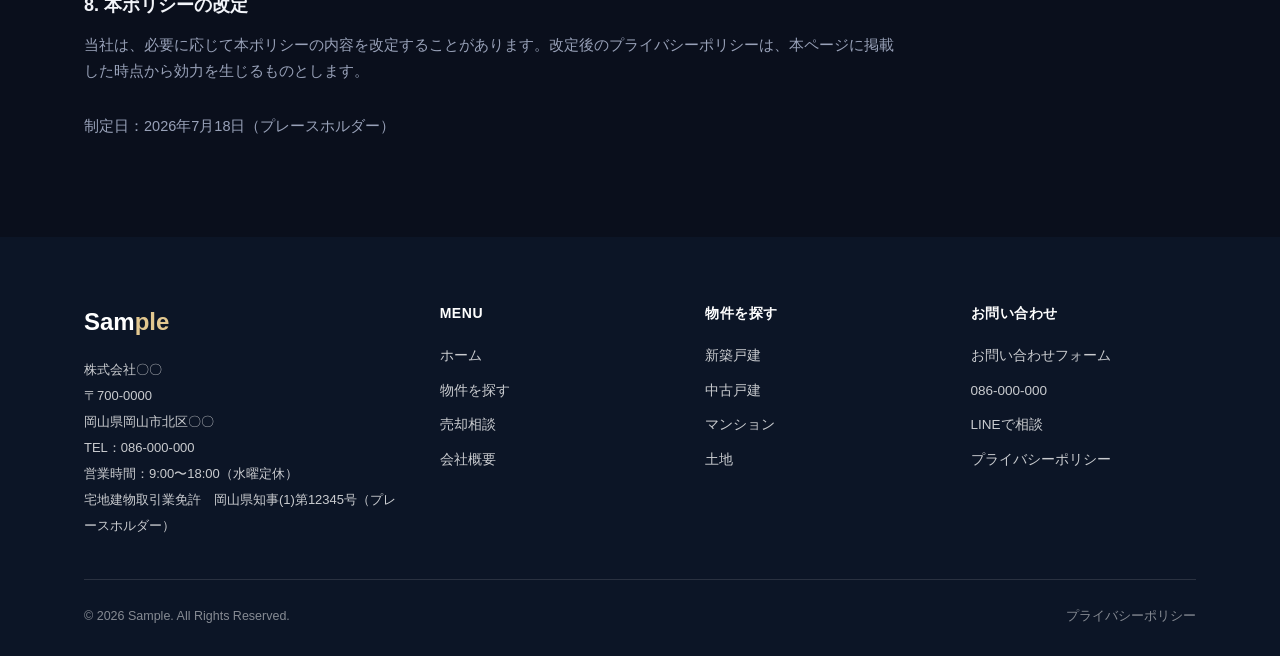
<file: privacy.html>
<!DOCTYPE html>
<html lang="ja">
<head>
<meta charset="UTF-8">
<meta name="viewport" content="width=device-width, initial-scale=1.0">
<title>プライバシーポリシー｜Sample（岡山県の不動産会社）</title>
<meta name="description" content="Sampleの個人情報の取り扱いに関するプライバシーポリシーです。">
<meta name="robots" content="noindex">
<link rel="stylesheet" href="css/style.css">
</head>
<body>

<header class="site-header">
  <div class="container">
    <a href="index.html" class="brand"><span class="brand-name">Sam<span>ple</span></span><small>OKAYAMA REAL ESTATE</small></a>
    <nav class="main-nav" id="mainNav">
      <a href="index.html">ホーム</a>
      <a href="properties.html">物件を探す</a>
      <a href="sell.html">売却相談</a>
      <a href="company.html">会社概要</a>
      <a href="contact.html">お問い合わせ</a>
    </nav>
    <div class="header-actions">
      <div class="header-info">
        <a href="tel:086000000" class="header-phone">
          <span class="header-phone-icon">
            <svg width="18" height="18" viewBox="0 0 24 24" fill="none" stroke="currentColor" stroke-width="2"><path d="M22 16.92v3a2 2 0 01-2.18 2 19.79 19.79 0 01-8.63-3.07 19.5 19.5 0 01-6-6 19.79 19.79 0 01-3.07-8.67A2 2 0 014.11 2h3a2 2 0 012 1.72c.12.9.32 1.78.6 2.63a2 2 0 01-.45 2.11L8.09 9.91a16 16 0 006 6l1.45-1.17a2 2 0 012.11-.45c.85.28 1.73.48 2.63.6A2 2 0 0122 16.92z"/></svg>
          </span>
          <span class="header-phone-text">
            <span class="header-phone-number">086-000-000</span>
            <span class="header-phone-hours">営業時間 9:00-18:00（水曜定休）</span>
          </span>
        </a>
        <a href="contact.html" class="btn btn-dark header-contact-btn">
          <svg width="16" height="16" viewBox="0 0 24 24" fill="none" stroke="currentColor" stroke-width="2"><path d="M4 4h16v16H4z"/><path d="M22 6l-10 7L2 6"/></svg>
          お問い合わせ
        </a>
      </div>
      <button class="nav-toggle" id="navToggle" aria-label="メニューを開く" aria-expanded="false">
        <span></span><span></span><span></span>
      </button>
    </div>
  </div>
</header>

<main>

  <div class="page-header">
    <div class="container">
      <p class="breadcrumb"><a href="index.html">ホーム</a> / プライバシーポリシー</p>
      <h1>プライバシーポリシー</h1>
    </div>
  </div>

  <section class="section">
    <div class="container">
      <span class="placeholder-note">※本ページは一般的な雛形です。実際の運用に合わせて内容をご確認・調整のうえ公開してください。</span>

      <div class="policy-body reveal" style="max-width:820px;">
        <p>株式会社〇〇（以下「当社」といいます）は、お客様の個人情報の重要性を認識し、以下のとおりプライバシーポリシー（以下「本ポリシー」といいます）を定め、個人情報の保護に努めます。</p>

        <h2>1. 個人情報の取得</h2>
        <p>当社は、お問い合わせフォーム、無料査定申込み、お電話・LINEでのご相談等を通じて、お名前・ご住所・電話番号・メールアドレスなどの個人情報を取得することがあります。</p>

        <h2>2. 個人情報の利用目的</h2>
        <ul>
          <li>物件のご紹介、査定結果のご報告など、お問い合わせへの対応のため</li>
          <li>不動産の売買・賃貸借の仲介業務の遂行のため</li>
          <li>各種お知らせ・ご案内の送付のため</li>
          <li>サービス向上のための分析・統計データの作成のため</li>
        </ul>

        <h2>3. 個人情報の第三者提供</h2>
        <p>当社は、法令に基づく場合を除き、お客様の同意なく個人情報を第三者に提供することはありません。ただし、不動産取引の性質上、契約の相手方等、取引に必要な範囲で関係者に情報を共有する場合があります。</p>

        <h2>4. 個人情報の管理</h2>
        <p>当社は、個人情報の漏えい、滅失またはき損の防止その他の個人情報の安全管理のために、必要かつ適切な措置を講じます。</p>

        <h2>5. 個人情報の開示・訂正・削除</h2>
        <p>お客様ご本人からの個人情報の開示、訂正、削除等のご請求には、法令に従って対応いたします。ご希望の場合は下記お問い合わせ窓口までご連絡ください。</p>

        <h2>6. Cookie（クッキー）の利用について</h2>
        <p>当サイトでは、サービス向上のためにCookieを利用する場合があります。Cookieの利用を望まれない場合は、ブラウザの設定により無効にすることが可能です。</p>

        <h2>7. お問い合わせ窓口</h2>
        <p>
          株式会社〇〇<br>
          岡山県岡山市北区〇〇<br>
          電話番号：086-000-000（プレースホルダー）<br>
          メールアドレス：info@sample-realestate.example.com（プレースホルダー）
        </p>

        <h2>8. 本ポリシーの改定</h2>
        <p>当社は、必要に応じて本ポリシーの内容を改定することがあります。改定後のプライバシーポリシーは、本ページに掲載した時点から効力を生じるものとします。</p>

        <p style="margin-top:30px;">制定日：2026年7月18日（プレースホルダー）</p>
      </div>
    </div>
  </section>

</main>

<footer class="site-footer">
  <div class="container">
    <div class="footer-grid">
      <div class="footer-col">
        <p class="footer-brand">Sam<span>ple</span></p>
        <p class="footer-meta">
          株式会社〇〇<br>
          〒700-0000<br>
          岡山県岡山市北区〇〇<br>
          TEL：086-000-000<br>
          営業時間：9:00〜18:00（水曜定休）<br>
          宅地建物取引業免許　岡山県知事(1)第12345号（プレースホルダー）
        </p>
      </div>
      <div class="footer-col">
        <h4>MENU</h4>
        <ul>
          <li><a href="index.html">ホーム</a></li>
          <li><a href="properties.html">物件を探す</a></li>
          <li><a href="sell.html">売却相談</a></li>
          <li><a href="company.html">会社概要</a></li>
        </ul>
      </div>
      <div class="footer-col">
        <h4>物件を探す</h4>
        <ul>
          <li><a href="properties.html?type=new-house">新築戸建</a></li>
          <li><a href="properties.html?type=used-house">中古戸建</a></li>
          <li><a href="properties.html?type=mansion">マンション</a></li>
          <li><a href="properties.html?type=land">土地</a></li>
        </ul>
      </div>
      <div class="footer-col">
        <h4>お問い合わせ</h4>
        <ul>
          <li><a href="contact.html">お問い合わせフォーム</a></li>
          <li><a href="tel:086000000">086-000-000</a></li>
          <li><a href="https://line.me/R/ti/p/%40sample-realestate" target="_blank" rel="noopener">LINEで相談</a></li>
          <li><a href="privacy.html">プライバシーポリシー</a></li>
        </ul>
      </div>
    </div>
    <div class="footer-bottom">
      <span>&copy; 2026 Sample. All Rights Reserved.</span>
      <a href="privacy.html">プライバシーポリシー</a>
    </div>
  </div>
</footer>

<div class="mobile-cta-bar">
  <a href="tel:086000000" class="tel">電話で相談</a>
  <a href="https://line.me/R/ti/p/%40sample-realestate" target="_blank" rel="noopener" class="line">LINEで相談</a>
</div>

<script src="js/data.js"></script>
<script src="js/main.js"></script>
</body>
</html>
</file>
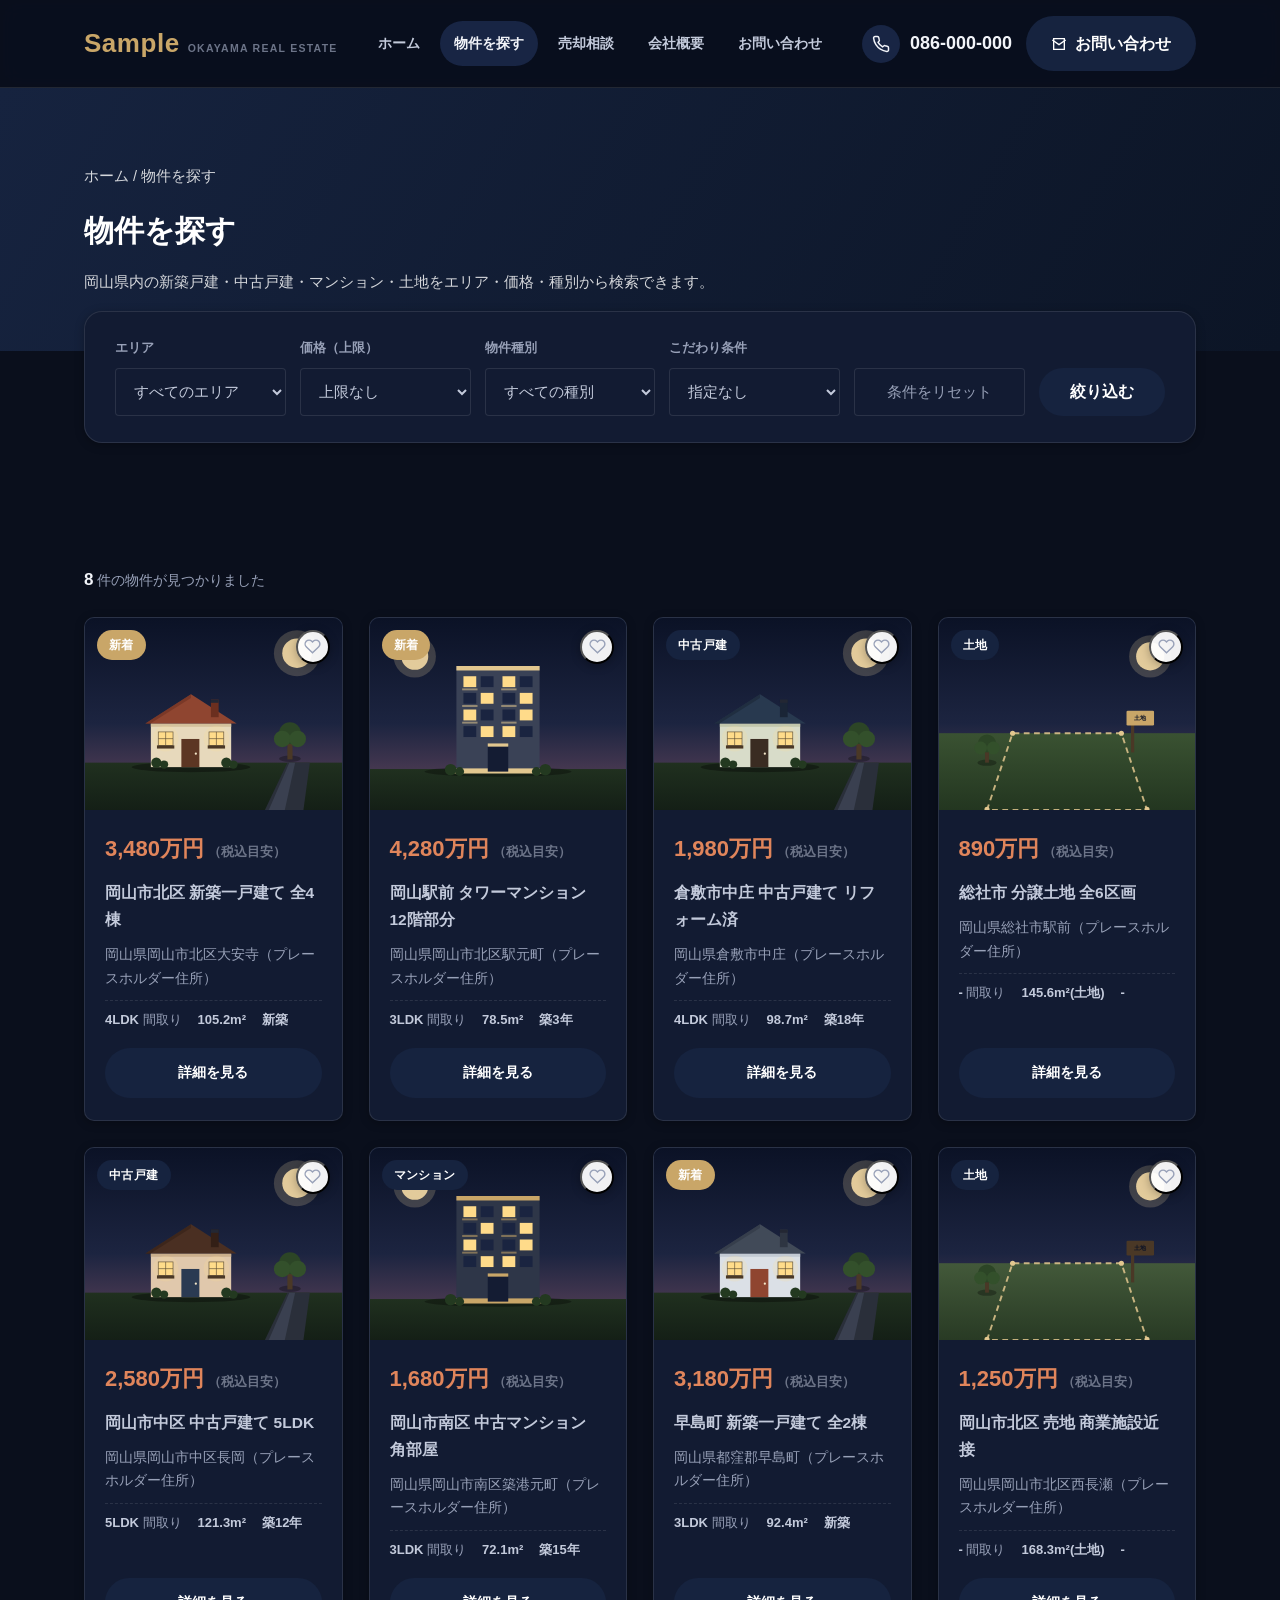
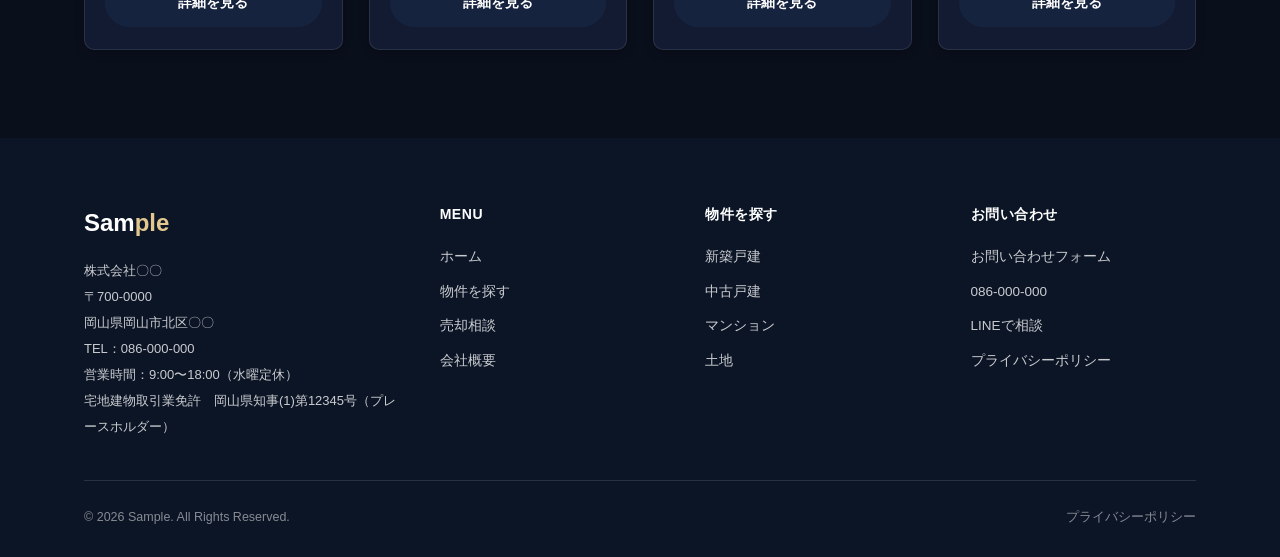
<file: properties.html>
<!DOCTYPE html>
<html lang="ja">
<head>
<meta charset="UTF-8">
<meta name="viewport" content="width=device-width, initial-scale=1.0">
<title>物件を探す｜Sample（岡山県の不動産会社）</title>
<meta name="description" content="岡山県内の新築戸建・中古戸建・マンション・土地をエリア・価格・種別から検索できます。Sampleが厳選した物件情報を多数掲載中です。">
<link rel="canonical" href="https://www.sample-realestate.example.com/properties.html">
<link rel="stylesheet" href="css/style.css">
</head>
<body>

<header class="site-header">
  <div class="container">
    <a href="index.html" class="brand"><span class="brand-name">Sam<span>ple</span></span><small>OKAYAMA REAL ESTATE</small></a>
    <nav class="main-nav" id="mainNav">
      <a href="index.html">ホーム</a>
      <a href="properties.html" aria-current="page">物件を探す</a>
      <a href="sell.html">売却相談</a>
      <a href="company.html">会社概要</a>
      <a href="contact.html">お問い合わせ</a>
    </nav>
    <div class="header-actions">
      <div class="header-info">
        <a href="tel:086000000" class="header-phone">
          <span class="header-phone-icon">
            <svg width="18" height="18" viewBox="0 0 24 24" fill="none" stroke="currentColor" stroke-width="2"><path d="M22 16.92v3a2 2 0 01-2.18 2 19.79 19.79 0 01-8.63-3.07 19.5 19.5 0 01-6-6 19.79 19.79 0 01-3.07-8.67A2 2 0 014.11 2h3a2 2 0 012 1.72c.12.9.32 1.78.6 2.63a2 2 0 01-.45 2.11L8.09 9.91a16 16 0 006 6l1.45-1.17a2 2 0 012.11-.45c.85.28 1.73.48 2.63.6A2 2 0 0122 16.92z"/></svg>
          </span>
          <span class="header-phone-text">
            <span class="header-phone-number">086-000-000</span>
            <span class="header-phone-hours">営業時間 9:00-18:00（水曜定休）</span>
          </span>
        </a>
        <a href="contact.html" class="btn btn-dark header-contact-btn">
          <svg width="16" height="16" viewBox="0 0 24 24" fill="none" stroke="currentColor" stroke-width="2"><path d="M4 4h16v16H4z"/><path d="M22 6l-10 7L2 6"/></svg>
          お問い合わせ
        </a>
      </div>
      <button class="nav-toggle" id="navToggle" aria-label="メニューを開く" aria-expanded="false">
        <span></span><span></span><span></span>
      </button>
    </div>
  </div>
</header>

<main>

  <div class="page-header">
    <div class="container">
      <p class="breadcrumb"><a href="index.html">ホーム</a> / 物件を探す</p>
      <h1>物件を探す</h1>
      <p>岡山県内の新築戸建・中古戸建・マンション・土地をエリア・価格・種別から検索できます。</p>
    </div>
  </div>

  <div class="container">
    <div class="filter-bar">
      <form id="filterForm">
        <div class="filter-grid">
          <div class="field">
            <label for="f-area">エリア</label>
            <select id="f-area" name="area">
              <option value="">すべてのエリア</option>
              <option value="岡山市北区">岡山市北区</option>
              <option value="岡山市中区">岡山市中区</option>
              <option value="岡山市南区">岡山市南区</option>
              <option value="倉敷市">倉敷市</option>
              <option value="総社市">総社市</option>
              <option value="都窪郡早島町">都窪郡早島町</option>
            </select>
          </div>
          <div class="field">
            <label for="f-price">価格（上限）</label>
            <select id="f-price" name="price">
              <option value="">上限なし</option>
              <option value="1000">1,000万円以下</option>
              <option value="2000">2,000万円以下</option>
              <option value="3000">3,000万円以下</option>
              <option value="4000">4,000万円以下</option>
              <option value="99999">5,000万円以下</option>
            </select>
          </div>
          <div class="field">
            <label for="f-type">物件種別</label>
            <select id="f-type" name="type">
              <option value="">すべての種別</option>
              <option value="new-house">新築戸建</option>
              <option value="used-house">中古戸建</option>
              <option value="mansion">マンション</option>
              <option value="land">土地</option>
            </select>
          </div>
          <div class="field">
            <label for="f-feature">こだわり条件</label>
            <select id="f-feature" name="feature">
              <option value="">指定なし</option>
              <option value="駐車場">駐車場あり</option>
              <option value="ペット">ペット相談可</option>
              <option value="新築">新築・築浅</option>
              <option value="角">角部屋・角地</option>
            </select>
          </div>
          <div class="field">
            <label>&nbsp;</label>
            <button type="reset" style="height:48px;padding:0 20px;border:1px solid var(--color-border);border-radius:var(--radius-sm);color:var(--color-text-soft);background:var(--color-surface);font-size:14.5px;font-family:inherit;">条件をリセット</button>
          </div>
          <button type="submit" class="btn btn-dark search-submit">絞り込む</button>
        </div>
      </form>
    </div>

    <section class="section">
      <div class="result-meta">
        <span><strong id="resultCount">0</strong> 件の物件が見つかりました</span>
      </div>
      <div class="property-grid" id="resultGrid"></div>
    </section>
  </div>

</main>

<footer class="site-footer">
  <div class="container">
    <div class="footer-grid">
      <div class="footer-col">
        <p class="footer-brand">Sam<span>ple</span></p>
        <p class="footer-meta">
          株式会社〇〇<br>
          〒700-0000<br>
          岡山県岡山市北区〇〇<br>
          TEL：086-000-000<br>
          営業時間：9:00〜18:00（水曜定休）<br>
          宅地建物取引業免許　岡山県知事(1)第12345号（プレースホルダー）
        </p>
      </div>
      <div class="footer-col">
        <h4>MENU</h4>
        <ul>
          <li><a href="index.html">ホーム</a></li>
          <li><a href="properties.html">物件を探す</a></li>
          <li><a href="sell.html">売却相談</a></li>
          <li><a href="company.html">会社概要</a></li>
        </ul>
      </div>
      <div class="footer-col">
        <h4>物件を探す</h4>
        <ul>
          <li><a href="properties.html?type=new-house">新築戸建</a></li>
          <li><a href="properties.html?type=used-house">中古戸建</a></li>
          <li><a href="properties.html?type=mansion">マンション</a></li>
          <li><a href="properties.html?type=land">土地</a></li>
        </ul>
      </div>
      <div class="footer-col">
        <h4>お問い合わせ</h4>
        <ul>
          <li><a href="contact.html">お問い合わせフォーム</a></li>
          <li><a href="tel:086000000">086-000-000</a></li>
          <li><a href="https://line.me/R/ti/p/%40sample-realestate" target="_blank" rel="noopener">LINEで相談</a></li>
          <li><a href="privacy.html">プライバシーポリシー</a></li>
        </ul>
      </div>
    </div>
    <div class="footer-bottom">
      <span>&copy; 2026 Sample. All Rights Reserved.</span>
      <a href="privacy.html">プライバシーポリシー</a>
    </div>
  </div>
</footer>

<div class="mobile-cta-bar">
  <a href="tel:086000000" class="tel">電話で相談</a>
  <a href="https://line.me/R/ti/p/%40sample-realestate" target="_blank" rel="noopener" class="line">LINEで相談</a>
</div>

<script src="js/data.js"></script>
<script src="js/main.js"></script>
</body>
</html>
</file>
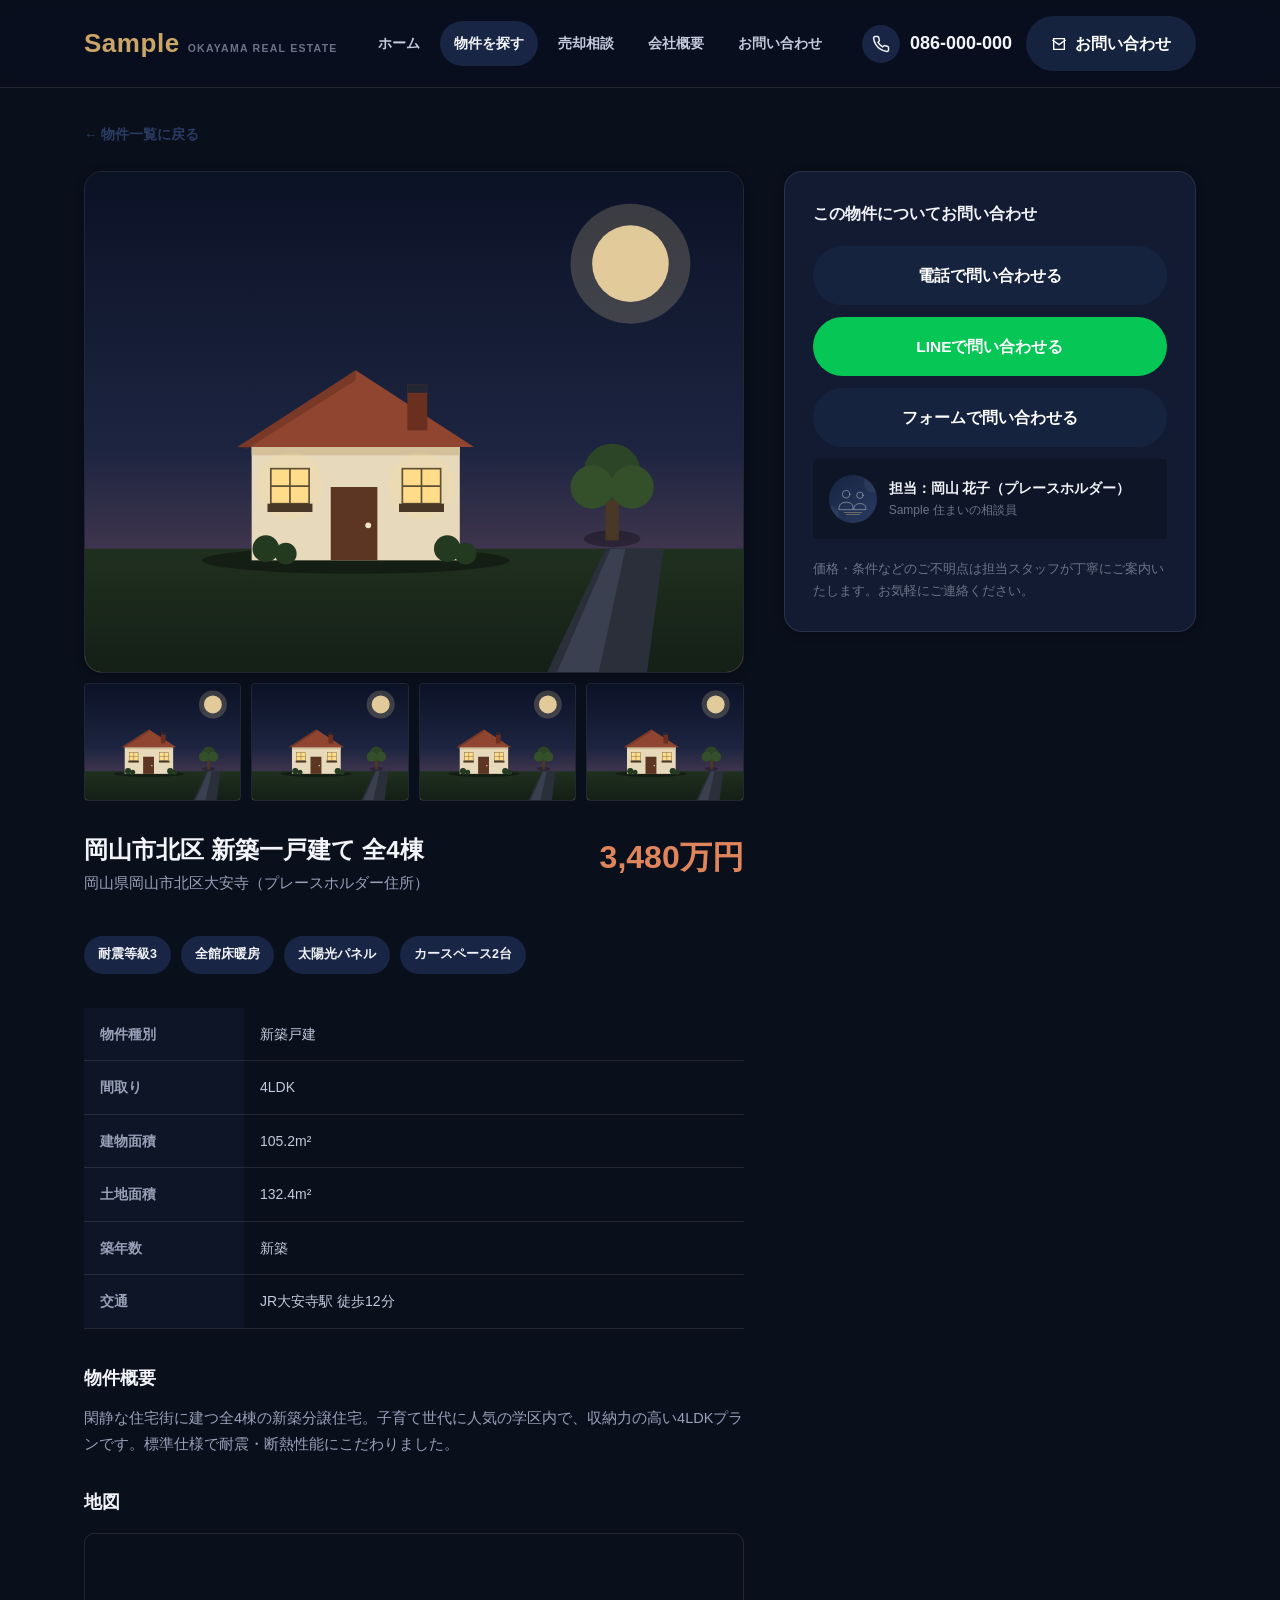
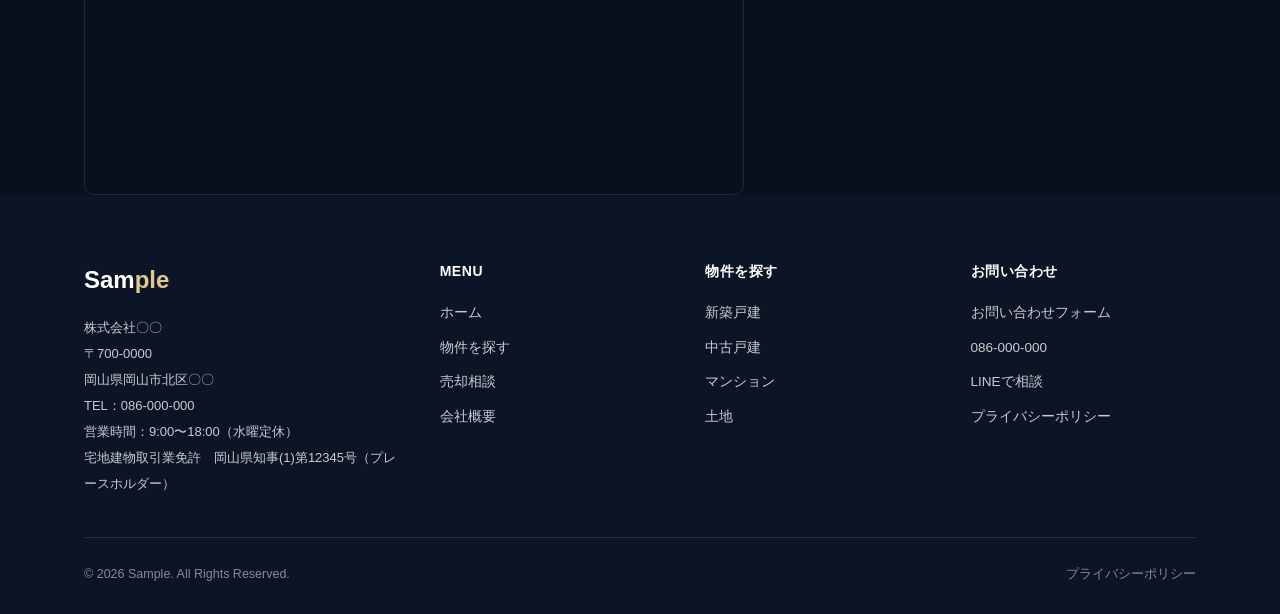
<file: property-detail.html>
<!DOCTYPE html>
<html lang="ja">
<head>
<meta charset="UTF-8">
<meta name="viewport" content="width=device-width, initial-scale=1.0">
<title>物件詳細｜Sample（岡山県の不動産会社）</title>
<meta name="description" content="Sampleが取り扱う岡山県内の物件詳細情報です。価格・所在地・間取り・築年数・設備情報などをご確認いただけます。">
<link rel="stylesheet" href="css/style.css">
</head>
<body>

<header class="site-header">
  <div class="container">
    <a href="index.html" class="brand"><span class="brand-name">Sam<span>ple</span></span><small>OKAYAMA REAL ESTATE</small></a>
    <nav class="main-nav" id="mainNav">
      <a href="index.html">ホーム</a>
      <a href="properties.html" aria-current="page">物件を探す</a>
      <a href="sell.html">売却相談</a>
      <a href="company.html">会社概要</a>
      <a href="contact.html">お問い合わせ</a>
    </nav>
    <div class="header-actions">
      <div class="header-info">
        <a href="tel:086000000" class="header-phone">
          <span class="header-phone-icon">
            <svg width="18" height="18" viewBox="0 0 24 24" fill="none" stroke="currentColor" stroke-width="2"><path d="M22 16.92v3a2 2 0 01-2.18 2 19.79 19.79 0 01-8.63-3.07 19.5 19.5 0 01-6-6 19.79 19.79 0 01-3.07-8.67A2 2 0 014.11 2h3a2 2 0 012 1.72c.12.9.32 1.78.6 2.63a2 2 0 01-.45 2.11L8.09 9.91a16 16 0 006 6l1.45-1.17a2 2 0 012.11-.45c.85.28 1.73.48 2.63.6A2 2 0 0122 16.92z"/></svg>
          </span>
          <span class="header-phone-text">
            <span class="header-phone-number">086-000-000</span>
            <span class="header-phone-hours">営業時間 9:00-18:00（水曜定休）</span>
          </span>
        </a>
        <a href="contact.html" class="btn btn-dark header-contact-btn">
          <svg width="16" height="16" viewBox="0 0 24 24" fill="none" stroke="currentColor" stroke-width="2"><path d="M4 4h16v16H4z"/><path d="M22 6l-10 7L2 6"/></svg>
          お問い合わせ
        </a>
      </div>
      <button class="nav-toggle" id="navToggle" aria-label="メニューを開く" aria-expanded="false">
        <span></span><span></span><span></span>
      </button>
    </div>
  </div>
</header>

<main>
  <div class="container" style="padding-top:32px;" id="detailRoot">

    <a href="properties.html" class="back-link">&larr; 物件一覧に戻る</a>

    <div class="detail-layout">
      <div>
        <div class="detail-gallery reveal">
          <img data-field="photo" src="images/property-1.svg" alt="" loading="lazy" width="800" height="500">
        </div>
        <div class="detail-thumbs" data-field="thumbs"></div>

        <div class="detail-header">
          <div>
            <h1 class="detail-title" data-field="title">物件名</h1>
            <p class="detail-address" data-field="address">住所</p>
          </div>
          <p class="detail-price" data-field="price">-</p>
        </div>

        <div class="feature-tags" data-field="features"></div>

        <table class="spec-table">
          <tbody>
            <tr><th>物件種別</th><td data-field="type">-</td></tr>
            <tr><th>間取り</th><td data-field="layout">-</td></tr>
            <tr><th>建物面積</th><td data-field="size">-</td></tr>
            <tr><th>土地面積</th><td data-field="landSize">-</td></tr>
            <tr><th>築年数</th><td data-field="age">-</td></tr>
            <tr><th>交通</th><td data-field="station">-</td></tr>
          </tbody>
        </table>

        <h2 style="font-size:18px;color:var(--color-heading);margin-bottom:12px;">物件概要</h2>
        <p class="detail-desc" data-field="desc">説明文</p>

        <h2 style="font-size:18px;color:var(--color-heading);margin:30px 0 12px;">地図</h2>
        <div class="detail-map">
          <iframe
            src="https://www.google.com/maps?q=岡山県岡山市北区&output=embed"
            loading="lazy"
            referrerpolicy="no-referrer-when-downgrade"
            title="物件所在地の地図（岡山市周辺・プレースホルダー）">
          </iframe>
        </div>
      </div>

      <aside class="side-panel reveal">
        <h3>この物件についてお問い合わせ</h3>
        <a href="tel:086000000" class="btn btn-tel btn-block">電話で問い合わせる</a>
        <a href="https://line.me/R/ti/p/%40sample-realestate" target="_blank" rel="noopener" class="btn btn-line btn-block">LINEで問い合わせる</a>
        <a href="contact.html" class="btn btn-dark btn-block">フォームで問い合わせる</a>
        <div class="agent-mini">
          <img src="images/about.svg" alt="担当スタッフ（プレースホルダー）">
          <div>
            <p class="name">担当：岡山 花子（プレースホルダー）</p>
            <p class="role">Sample 住まいの相談員</p>
          </div>
        </div>
        <p style="font-size:12.5px;color:var(--color-text-faint);">価格・条件などのご不明点は担当スタッフが丁寧にご案内いたします。お気軽にご連絡ください。</p>
      </aside>
    </div>

  </div>
</main>

<footer class="site-footer">
  <div class="container">
    <div class="footer-grid">
      <div class="footer-col">
        <p class="footer-brand">Sam<span>ple</span></p>
        <p class="footer-meta">
          株式会社〇〇<br>
          〒700-0000<br>
          岡山県岡山市北区〇〇<br>
          TEL：086-000-000<br>
          営業時間：9:00〜18:00（水曜定休）<br>
          宅地建物取引業免許　岡山県知事(1)第12345号（プレースホルダー）
        </p>
      </div>
      <div class="footer-col">
        <h4>MENU</h4>
        <ul>
          <li><a href="index.html">ホーム</a></li>
          <li><a href="properties.html">物件を探す</a></li>
          <li><a href="sell.html">売却相談</a></li>
          <li><a href="company.html">会社概要</a></li>
        </ul>
      </div>
      <div class="footer-col">
        <h4>物件を探す</h4>
        <ul>
          <li><a href="properties.html?type=new-house">新築戸建</a></li>
          <li><a href="properties.html?type=used-house">中古戸建</a></li>
          <li><a href="properties.html?type=mansion">マンション</a></li>
          <li><a href="properties.html?type=land">土地</a></li>
        </ul>
      </div>
      <div class="footer-col">
        <h4>お問い合わせ</h4>
        <ul>
          <li><a href="contact.html">お問い合わせフォーム</a></li>
          <li><a href="tel:086000000">086-000-000</a></li>
          <li><a href="https://line.me/R/ti/p/%40sample-realestate" target="_blank" rel="noopener">LINEで相談</a></li>
          <li><a href="privacy.html">プライバシーポリシー</a></li>
        </ul>
      </div>
    </div>
    <div class="footer-bottom">
      <span>&copy; 2026 Sample. All Rights Reserved.</span>
      <a href="privacy.html">プライバシーポリシー</a>
    </div>
  </div>
</footer>

<div class="mobile-cta-bar">
  <a href="tel:086000000" class="tel">電話で相談</a>
  <a href="https://line.me/R/ti/p/%40sample-realestate" target="_blank" rel="noopener" class="line">LINEで相談</a>
</div>

<script src="js/data.js"></script>
<script src="js/main.js"></script>
</body>
</html>
</file>
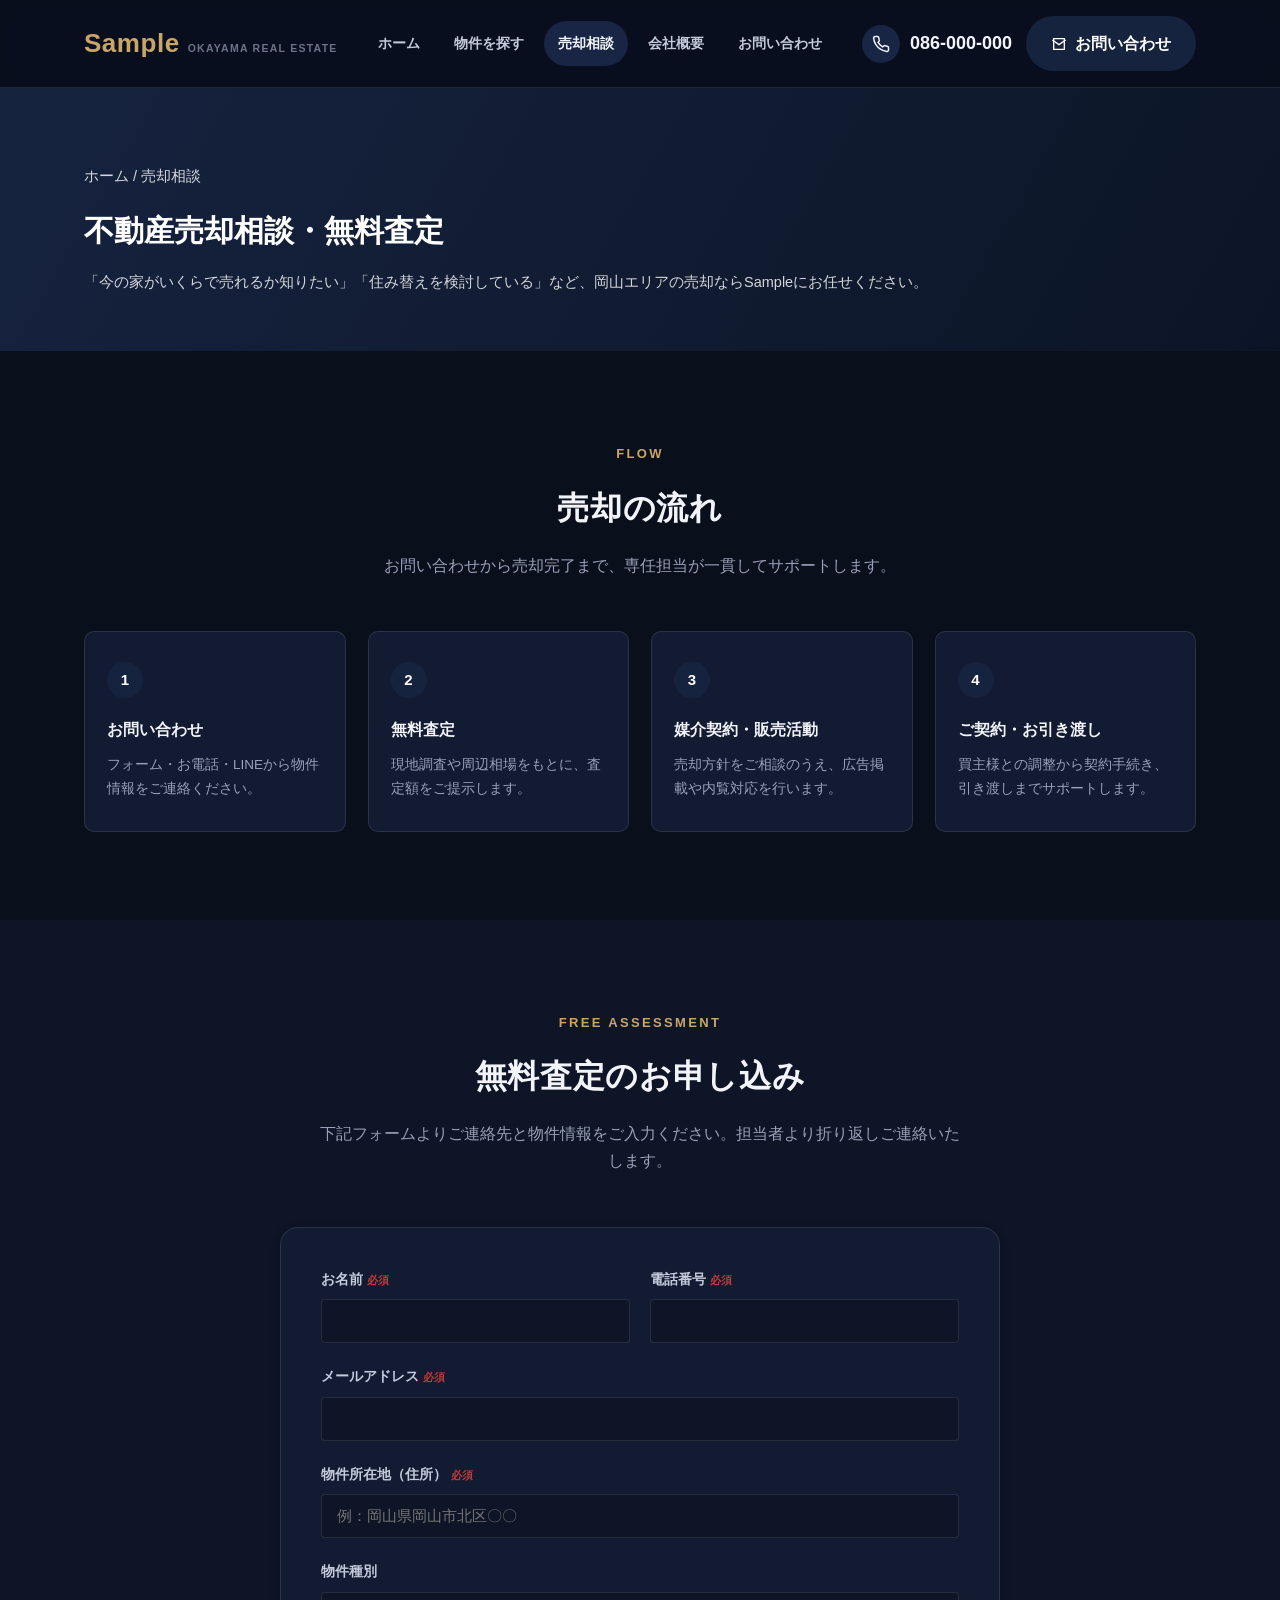
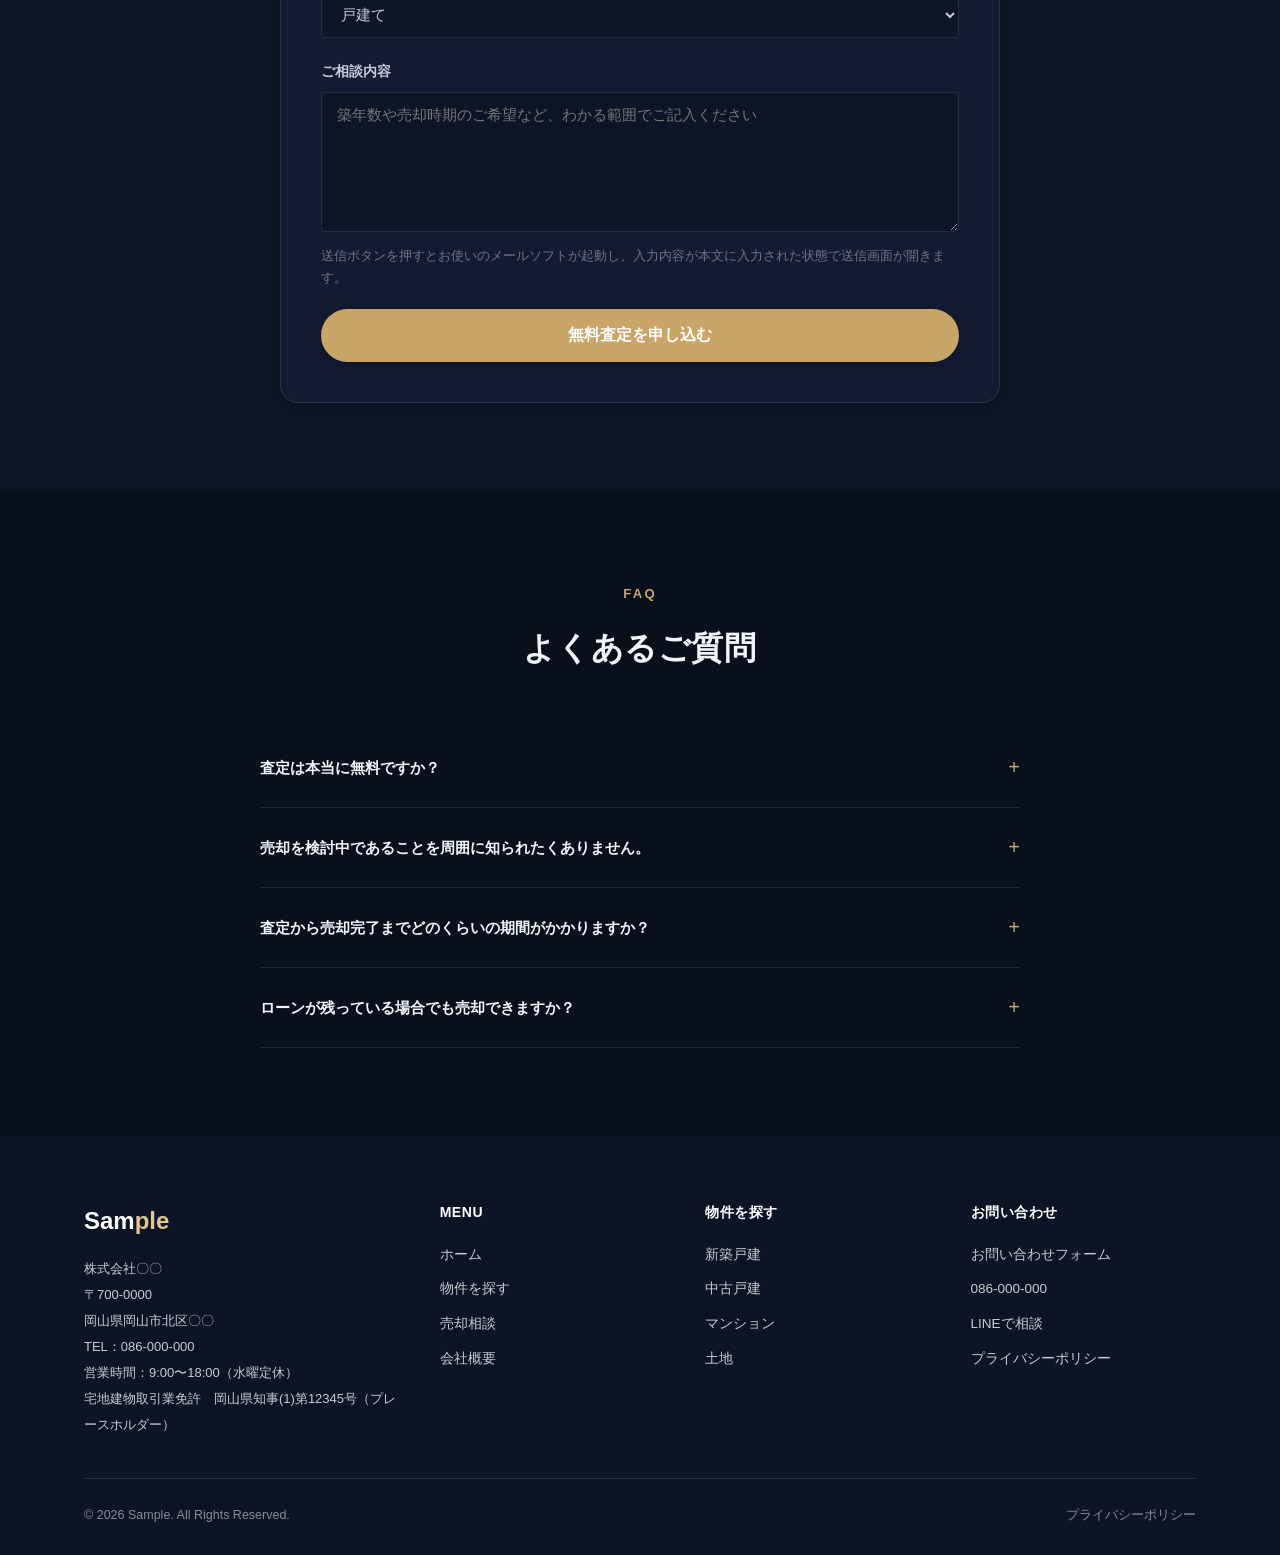
<file: sell.html>
<!DOCTYPE html>
<html lang="ja">
<head>
<meta charset="UTF-8">
<meta name="viewport" content="width=device-width, initial-scale=1.0">
<title>不動産売却相談・無料査定｜Sample（岡山県の不動産会社）</title>
<meta name="description" content="岡山県内の戸建・マンション・土地の売却相談はSampleへ。無料査定のお申し込み、売却の流れ、よくあるご質問をご案内しています。">
<link rel="canonical" href="https://www.sample-realestate.example.com/sell.html">
<link rel="stylesheet" href="css/style.css">
</head>
<body>

<header class="site-header">
  <div class="container">
    <a href="index.html" class="brand"><span class="brand-name">Sam<span>ple</span></span><small>OKAYAMA REAL ESTATE</small></a>
    <nav class="main-nav" id="mainNav">
      <a href="index.html">ホーム</a>
      <a href="properties.html">物件を探す</a>
      <a href="sell.html" aria-current="page">売却相談</a>
      <a href="company.html">会社概要</a>
      <a href="contact.html">お問い合わせ</a>
    </nav>
    <div class="header-actions">
      <div class="header-info">
        <a href="tel:086000000" class="header-phone">
          <span class="header-phone-icon">
            <svg width="18" height="18" viewBox="0 0 24 24" fill="none" stroke="currentColor" stroke-width="2"><path d="M22 16.92v3a2 2 0 01-2.18 2 19.79 19.79 0 01-8.63-3.07 19.5 19.5 0 01-6-6 19.79 19.79 0 01-3.07-8.67A2 2 0 014.11 2h3a2 2 0 012 1.72c.12.9.32 1.78.6 2.63a2 2 0 01-.45 2.11L8.09 9.91a16 16 0 006 6l1.45-1.17a2 2 0 012.11-.45c.85.28 1.73.48 2.63.6A2 2 0 0122 16.92z"/></svg>
          </span>
          <span class="header-phone-text">
            <span class="header-phone-number">086-000-000</span>
            <span class="header-phone-hours">営業時間 9:00-18:00（水曜定休）</span>
          </span>
        </a>
        <a href="contact.html" class="btn btn-dark header-contact-btn">
          <svg width="16" height="16" viewBox="0 0 24 24" fill="none" stroke="currentColor" stroke-width="2"><path d="M4 4h16v16H4z"/><path d="M22 6l-10 7L2 6"/></svg>
          お問い合わせ
        </a>
      </div>
      <button class="nav-toggle" id="navToggle" aria-label="メニューを開く" aria-expanded="false">
        <span></span><span></span><span></span>
      </button>
    </div>
  </div>
</header>

<main>

  <div class="page-header">
    <div class="container">
      <p class="breadcrumb"><a href="index.html">ホーム</a> / 売却相談</p>
      <h1>不動産売却相談・無料査定</h1>
      <p>「今の家がいくらで売れるか知りたい」「住み替えを検討している」など、岡山エリアの売却ならSampleにお任せください。</p>
    </div>
  </div>

  <section class="section">
    <div class="container">
      <div class="section-head reveal">
        <p class="section-eyebrow">FLOW</p>
        <h2 class="section-title">売却の流れ</h2>
        <p class="section-desc">お問い合わせから売却完了まで、専任担当が一貫してサポートします。</p>
      </div>
      <div class="flow-steps">
        <div class="flow-step reveal">
          <h3>お問い合わせ</h3>
          <p>フォーム・お電話・LINEから物件情報をご連絡ください。</p>
        </div>
        <div class="flow-step reveal">
          <h3>無料査定</h3>
          <p>現地調査や周辺相場をもとに、査定額をご提示します。</p>
        </div>
        <div class="flow-step reveal">
          <h3>媒介契約・販売活動</h3>
          <p>売却方針をご相談のうえ、広告掲載や内覧対応を行います。</p>
        </div>
        <div class="flow-step reveal">
          <h3>ご契約・お引き渡し</h3>
          <p>買主様との調整から契約手続き、引き渡しまでサポートします。</p>
        </div>
      </div>
    </div>
  </section>

  <section class="section section-soft">
    <div class="container">
      <div class="section-head reveal">
        <p class="section-eyebrow">FREE ASSESSMENT</p>
        <h2 class="section-title">無料査定のお申し込み</h2>
        <p class="section-desc">下記フォームよりご連絡先と物件情報をご入力ください。担当者より折り返しご連絡いたします。</p>
      </div>

      <form id="assessmentForm" class="form-card reveal">
        <div class="form-row">
          <div class="form-group">
            <label for="a-name">お名前<span class="required">必須</span></label>
            <input type="text" id="a-name" name="name" data-label="お名前" required>
          </div>
          <div class="form-group">
            <label for="a-tel">電話番号<span class="required">必須</span></label>
            <input type="tel" id="a-tel" name="tel" data-label="電話番号" required>
          </div>
        </div>
        <div class="form-group">
          <label for="a-email">メールアドレス<span class="required">必須</span></label>
          <input type="email" id="a-email" name="email" data-label="メールアドレス" required>
        </div>
        <div class="form-group">
          <label for="a-address">物件所在地（住所）<span class="required">必須</span></label>
          <input type="text" id="a-address" name="address" data-label="物件所在地" required placeholder="例：岡山県岡山市北区〇〇">
        </div>
        <div class="form-group">
          <label for="a-type">物件種別</label>
          <select id="a-type" name="propertyType" data-label="物件種別">
            <option value="戸建て">戸建て</option>
            <option value="マンション">マンション</option>
            <option value="土地">土地</option>
            <option value="その他">その他</option>
          </select>
        </div>
        <div class="form-group">
          <label for="a-message">ご相談内容</label>
          <textarea id="a-message" name="message" data-label="ご相談内容" placeholder="築年数や売却時期のご希望など、わかる範囲でご記入ください"></textarea>
        </div>
        <p class="form-hint" id="assessmentFormStatus">送信ボタンを押すとお使いのメールソフトが起動し、入力内容が本文に入力された状態で送信画面が開きます。</p>
        <button type="submit" class="btn btn-primary btn-block">無料査定を申し込む</button>
      </form>
    </div>
  </section>

  <section class="section">
    <div class="container">
      <div class="section-head reveal">
        <p class="section-eyebrow">FAQ</p>
        <h2 class="section-title">よくあるご質問</h2>
      </div>
      <div style="max-width:760px;margin:0 auto;">
        <details class="faq-item">
          <summary>査定は本当に無料ですか？</summary>
          <p>はい、査定は無料です。査定後のご契約を強制することはございませんので、まずはお気軽にご相談ください。</p>
        </details>
        <details class="faq-item">
          <summary>売却を検討中であることを周囲に知られたくありません。</summary>
          <p>ご近隣に知られたくない場合は、広告を出さない「非公開売却」でも対応が可能です。ご希望の販売方法をご相談ください。</p>
        </details>
        <details class="faq-item">
          <summary>査定から売却完了までどのくらいの期間がかかりますか？</summary>
          <p>物件や条件により異なりますが、査定後の販売活動からご契約まで平均で3〜6ヶ月程度が目安です。詳しくは担当者へご相談ください。</p>
        </details>
        <details class="faq-item">
          <summary>ローンが残っている場合でも売却できますか？</summary>
          <p>売却代金でローンを完済するケースが多くございます。金融機関との調整も含めてサポートいたしますのでご安心ください。</p>
        </details>
      </div>
    </div>
  </section>

</main>

<footer class="site-footer">
  <div class="container">
    <div class="footer-grid">
      <div class="footer-col">
        <p class="footer-brand">Sam<span>ple</span></p>
        <p class="footer-meta">
          株式会社〇〇<br>
          〒700-0000<br>
          岡山県岡山市北区〇〇<br>
          TEL：086-000-000<br>
          営業時間：9:00〜18:00（水曜定休）<br>
          宅地建物取引業免許　岡山県知事(1)第12345号（プレースホルダー）
        </p>
      </div>
      <div class="footer-col">
        <h4>MENU</h4>
        <ul>
          <li><a href="index.html">ホーム</a></li>
          <li><a href="properties.html">物件を探す</a></li>
          <li><a href="sell.html">売却相談</a></li>
          <li><a href="company.html">会社概要</a></li>
        </ul>
      </div>
      <div class="footer-col">
        <h4>物件を探す</h4>
        <ul>
          <li><a href="properties.html?type=new-house">新築戸建</a></li>
          <li><a href="properties.html?type=used-house">中古戸建</a></li>
          <li><a href="properties.html?type=mansion">マンション</a></li>
          <li><a href="properties.html?type=land">土地</a></li>
        </ul>
      </div>
      <div class="footer-col">
        <h4>お問い合わせ</h4>
        <ul>
          <li><a href="contact.html">お問い合わせフォーム</a></li>
          <li><a href="tel:086000000">086-000-000</a></li>
          <li><a href="https://line.me/R/ti/p/%40sample-realestate" target="_blank" rel="noopener">LINEで相談</a></li>
          <li><a href="privacy.html">プライバシーポリシー</a></li>
        </ul>
      </div>
    </div>
    <div class="footer-bottom">
      <span>&copy; 2026 Sample. All Rights Reserved.</span>
      <a href="privacy.html">プライバシーポリシー</a>
    </div>
  </div>
</footer>

<div class="mobile-cta-bar">
  <a href="tel:086000000" class="tel">電話で相談</a>
  <a href="https://line.me/R/ti/p/%40sample-realestate" target="_blank" rel="noopener" class="line">LINEで相談</a>
</div>

<script src="js/data.js"></script>
<script src="js/main.js"></script>
</body>
</html>
</file>
<file: css/style.css>
/* ==========================================================================
   K-Life 不動産 共通スタイルシート
   ========================================================================== */

:root {
  --color-bg: #0a0f1c;
  --color-bg-soft: #0d1526;
  --color-bg-soft-2: #182544;
  --color-surface: #121b32;
  --color-primary: #16233f;
  --color-primary-dark: #0c1526;
  --color-primary-light: #2a3c63;
  --color-accent: #c9a668;
  --color-accent-light: #e2c78f;
  --color-price: #e0855b;
  --color-heading: #f2f4f9;
  --color-text: #c3cadb;
  --color-text-soft: #98a1b8;
  --color-text-faint: #6c7488;
  --color-border: rgba(255, 255, 255, 0.1);
  --color-success: #2f7d4f;
  --shadow-sm: 0 2px 10px rgba(0, 0, 0, 0.28);
  --shadow-md: 0 8px 28px rgba(0, 0, 0, 0.38);
  --shadow-lg: 0 20px 48px rgba(0, 0, 0, 0.5);
  --radius-sm: 4px;
  --radius-md: 10px;
  --radius-lg: 18px;
  --header-height: 88px;
  --font-base: -apple-system, BlinkMacSystemFont, "Hiragino Kaku Gothic ProN",
    "Hiragino Sans", "Yu Gothic UI", "Noto Sans JP", Meiryo, sans-serif;
  --container-width: 1160px;
  --transition-base: 0.25s ease;
}

* {
  box-sizing: border-box;
}

html {
  scroll-behavior: smooth;
  scroll-padding-top: var(--header-height);
}

body {
  margin: 0;
  font-family: var(--font-base);
  color: var(--color-text);
  background: var(--color-bg);
  line-height: 1.75;
  -webkit-font-smoothing: antialiased;
  word-break: break-word;
}

img {
  max-width: 100%;
  display: block;
}

a {
  color: inherit;
  text-decoration: none;
}

ul {
  list-style: none;
  margin: 0;
  padding: 0;
}

h1, h2, h3, h4, p {
  margin: 0;
}

button {
  font-family: inherit;
  cursor: pointer;
}

.container {
  width: 100%;
  max-width: var(--container-width);
  margin: 0 auto;
  padding: 0 24px;
}

.section {
  padding: 88px 0;
}

.section-soft {
  background: var(--color-bg-soft);
}

.section-head {
  text-align: center;
  max-width: 640px;
  margin: 0 auto 52px;
}

.section-eyebrow {
  display: inline-block;
  font-size: 13px;
  letter-spacing: 0.18em;
  color: var(--color-accent);
  font-weight: 700;
  margin-bottom: 14px;
  text-transform: uppercase;
}

.section-title {
  font-size: 32px;
  font-weight: 700;
  color: var(--color-heading);
  letter-spacing: 0.02em;
}

.section-desc {
  margin-top: 16px;
  color: var(--color-text-soft);
  font-size: 15.5px;
}

/* ==========================================================================
   Buttons
   ========================================================================== */

.btn {
  display: inline-flex;
  align-items: center;
  justify-content: center;
  gap: 8px;
  padding: 15px 32px;
  border-radius: 999px;
  font-size: 15.5px;
  font-weight: 700;
  border: 1px solid transparent;
  transition: transform var(--transition-base), box-shadow var(--transition-base),
    background var(--transition-base), color var(--transition-base);
  white-space: nowrap;
}

.btn-primary {
  background: var(--color-accent);
  color: #fff;
  box-shadow: var(--shadow-sm);
}

.btn-primary:hover {
  background: var(--color-accent-light);
  transform: translateY(-2px);
  box-shadow: var(--shadow-md);
}

.btn-outline {
  background: transparent;
  color: #fff;
  border-color: rgba(255, 255, 255, 0.7);
}

.btn-outline:hover {
  background: rgba(255, 255, 255, 0.14);
  transform: translateY(-2px);
}

.btn-dark {
  background: var(--color-primary);
  color: #fff;
}

.btn-dark:hover {
  background: var(--color-primary-light);
  transform: translateY(-2px);
  box-shadow: var(--shadow-md);
}

.btn-block {
  width: 100%;
}

.btn-sm {
  padding: 10px 20px;
  font-size: 13.5px;
}

.btn-line {
  background: #06c755;
  color: #fff;
}

.btn-line:hover {
  background: #05b34c;
  transform: translateY(-2px);
}

.btn-tel {
  background: var(--color-primary);
  color: #fff;
}

.btn-tel:hover {
  background: var(--color-primary-light);
  transform: translateY(-2px);
}

/* ==========================================================================
   Header
   ========================================================================== */

.site-header {
  position: sticky;
  top: 0;
  z-index: 500;
  height: var(--header-height);
  border-bottom: 1px solid var(--color-border);
}

.site-header::before {
  content: "";
  position: absolute;
  inset: 0;
  z-index: -1;
  background: rgba(10, 15, 28, 0.86);
  backdrop-filter: saturate(180%) blur(10px);
}

.site-header .container {
  height: 100%;
  display: flex;
  align-items: center;
  justify-content: space-between;
  gap: 20px;
}

.brand {
  display: flex;
  align-items: baseline;
  gap: 8px;
  font-weight: 800;
  font-size: 26px;
  color: var(--color-heading);
  letter-spacing: 0.02em;
  flex-shrink: 0;
}

.brand span {
  color: var(--color-accent);
}

.brand small {
  font-size: 10.5px;
  font-weight: 600;
  color: var(--color-text-faint);
  letter-spacing: 0.12em;
}

.main-nav {
  display: flex;
  align-items: center;
  gap: 6px;
}

.main-nav a {
  display: inline-block;
  padding: 10px 14px;
  font-size: 14px;
  font-weight: 600;
  color: var(--color-text);
  border-radius: 999px;
  white-space: nowrap;
  transition: background var(--transition-base), color var(--transition-base);
}

.main-nav a:hover,
.main-nav a[aria-current="page"] {
  background: var(--color-bg-soft-2);
  color: var(--color-heading);
}

.header-actions {
  display: flex;
  align-items: center;
  gap: 18px;
  flex-shrink: 0;
}

.header-tel {
  display: inline-flex;
}

.header-info {
  display: flex;
  align-items: center;
  gap: 14px;
}

.header-phone {
  display: flex;
  align-items: center;
  gap: 10px;
  color: var(--color-heading);
}

.header-phone-icon {
  width: 38px;
  height: 38px;
  border-radius: 50%;
  background: var(--color-bg-soft-2);
  display: flex;
  align-items: center;
  justify-content: center;
  color: var(--color-heading);
  flex-shrink: 0;
}

.header-phone-text {
  display: flex;
  flex-direction: column;
  line-height: 1.4;
}

.header-phone-number {
  font-size: 18px;
  font-weight: 800;
  color: var(--color-heading);
}

.header-phone-hours {
  display: none;
  font-size: 11px;
  color: var(--color-text-faint);
  font-weight: 600;
  white-space: nowrap;
}

@media (min-width: 1340px) {
  .header-phone-hours {
    display: block;
  }
}

.header-contact-btn {
  padding: 13px 24px;
}

.nav-toggle {
  display: none;
  flex-direction: column;
  justify-content: center;
  gap: 5px;
  width: 42px;
  height: 42px;
  border: 1px solid var(--color-border);
  border-radius: var(--radius-sm);
  background: var(--color-surface);
}

.nav-toggle span {
  display: block;
  width: 20px;
  height: 2px;
  margin: 0 auto;
  background: var(--color-heading);
  transition: transform var(--transition-base), opacity var(--transition-base);
}

.nav-toggle.is-open span:nth-child(1) {
  transform: translateY(7px) rotate(45deg);
}

.nav-toggle.is-open span:nth-child(2) {
  opacity: 0;
}

.nav-toggle.is-open span:nth-child(3) {
  transform: translateY(-7px) rotate(-45deg);
}

/* ==========================================================================
   Hero
   ========================================================================== */

.hero {
  position: relative;
  min-height: 640px;
  display: flex;
  align-items: center;
  background: linear-gradient(180deg, rgba(12, 21, 38, 0.6), rgba(12, 21, 38, 0.4)),
    var(--color-primary-dark);
  color: #fff;
  overflow: hidden;
}

.hero-bg {
  position: absolute;
  inset: 0;
  width: 100%;
  height: 100%;
  object-fit: cover;
  z-index: -1;
  transform-origin: center center;
  animation: heroZoom 22s ease-in-out infinite alternate;
  will-change: transform;
}

@keyframes heroZoom {
  0% {
    transform: scale(1);
  }
  100% {
    transform: scale(1.12);
  }
}

.hero-inner > * {
  opacity: 0;
  animation: fadeInUp 0.9s ease forwards;
}

.hero-inner > *:nth-child(1) {
  animation-delay: 0.1s;
}

.hero-inner > *:nth-child(2) {
  animation-delay: 0.28s;
}

.hero-inner > *:nth-child(3) {
  animation-delay: 0.46s;
}

.hero-inner > *:nth-child(4) {
  animation-delay: 0.64s;
}

@keyframes fadeInUp {
  from {
    opacity: 0;
    transform: translateY(28px);
  }
  to {
    opacity: 1;
    transform: translateY(0);
  }
}

.hero-inner {
  max-width: 640px;
  padding: 120px 24px 90px;
}

.hero-eyebrow {
  display: inline-flex;
  align-items: center;
  gap: 10px;
  font-size: 13px;
  letter-spacing: 0.2em;
  font-weight: 700;
  color: var(--color-accent-light);
  margin-bottom: 22px;
  text-transform: uppercase;
}

.hero-eyebrow::before {
  content: "";
  width: 30px;
  height: 1px;
  background: var(--color-accent-light);
}

.hero h1 {
  font-size: 44px;
  line-height: 1.4;
  font-weight: 800;
  letter-spacing: 0.02em;
  text-shadow: 0 2px 16px rgba(0, 0, 0, 0.35);
}

.hero p {
  margin-top: 20px;
  font-size: 16.5px;
  color: rgba(255, 255, 255, 0.86);
  line-height: 1.9;
  text-shadow: 0 1px 10px rgba(0, 0, 0, 0.3);
}

.hero-actions {
  display: flex;
  flex-wrap: wrap;
  gap: 14px;
  margin-top: 36px;
}

.hero-stat {
  position: absolute;
  right: 40px;
  bottom: 36px;
  display: flex;
  align-items: center;
  gap: 14px;
  background: rgba(18, 27, 50, 0.9);
  border: 1px solid var(--color-border);
  backdrop-filter: blur(6px);
  border-radius: var(--radius-md);
  padding: 18px 24px;
  box-shadow: var(--shadow-lg);
}

.hero-stat-icon {
  width: 44px;
  height: 44px;
  border-radius: 50%;
  background: var(--color-bg-soft-2);
  color: var(--color-accent);
  display: flex;
  align-items: center;
  justify-content: center;
  flex-shrink: 0;
}

.hero-stat-label {
  font-size: 11.5px;
  color: var(--color-text-faint);
  font-weight: 700;
}

.hero-stat-value {
  font-size: 24px;
  font-weight: 800;
  color: var(--color-heading);
  line-height: 1.3;
}

.hero-stat-value span {
  color: var(--color-price);
}

.hero-stat-date {
  font-size: 10.5px;
  color: var(--color-text-faint);
}

/* ==========================================================================
   Search box
   ========================================================================== */

.search-panel {
  padding: 76px 0 20px;
  position: relative;
  z-index: 10;
}

.search-title {
  display: flex;
  align-items: center;
  justify-content: center;
  gap: 18px;
  margin-bottom: 32px;
}

.search-title .line {
  width: 44px;
  height: 1px;
  background: var(--color-border);
}

.search-title h2 {
  font-size: 23px;
  font-weight: 800;
  color: var(--color-heading);
  letter-spacing: 0.02em;
}

.search-card {
  background: var(--color-surface);
  border-radius: var(--radius-lg);
  box-shadow: var(--shadow-lg);
  padding: 30px;
  border: 1px solid var(--color-border);
}

.search-tabs {
  display: flex;
  gap: 8px;
  margin-bottom: 22px;
  flex-wrap: wrap;
}

.search-tab {
  padding: 9px 18px;
  border-radius: 999px;
  background: var(--color-bg-soft);
  font-size: 13.5px;
  font-weight: 700;
  color: var(--color-text-soft);
  border: 1px solid transparent;
}

.search-tab.is-active {
  background: var(--color-primary);
  color: #fff;
}

.search-grid {
  display: grid;
  grid-template-columns: repeat(4, 1fr) auto;
  gap: 14px;
  align-items: end;
}

.field {
  display: flex;
  flex-direction: column;
  gap: 8px;
}

.field label {
  font-size: 12.5px;
  font-weight: 700;
  color: var(--color-text-soft);
}

.field select,
.field input {
  height: 48px;
  padding: 0 14px;
  border-radius: var(--radius-sm);
  border: 1px solid var(--color-border);
  background: var(--color-surface);
  font-size: 14.5px;
  color: var(--color-text);
  font-family: inherit;
}

.field select:focus,
.field input:focus {
  outline: 2px solid var(--color-accent-light);
  outline-offset: 1px;
}

.search-submit {
  height: 48px;
  padding: 0 30px;
}

.category-links {
  display: flex;
  flex-wrap: wrap;
  justify-content: center;
  gap: 14px;
  margin-top: 34px;
}

.category-link {
  display: flex;
  align-items: center;
  gap: 12px;
  padding: 16px 26px;
  border-radius: var(--radius-md);
  background: var(--color-surface);
  font-size: 14.5px;
  font-weight: 700;
  color: var(--color-heading);
  border: 1px solid var(--color-border);
  transition: transform var(--transition-base), border-color var(--transition-base), box-shadow var(--transition-base);
}

.category-link svg {
  color: var(--color-accent);
  flex-shrink: 0;
}

.category-link:hover {
  border-color: var(--color-accent);
  transform: translateY(-4px);
  box-shadow: var(--shadow-sm);
}

/* ==========================================================================
   Property cards
   ========================================================================== */

.section-head-row {
  display: flex;
  align-items: flex-end;
  justify-content: space-between;
  gap: 16px;
  flex-wrap: wrap;
  margin-bottom: 36px;
}

.section-head-row .section-title {
  text-align: left;
}

.view-all-link {
  display: inline-flex;
  align-items: center;
  gap: 6px;
  font-size: 14px;
  font-weight: 700;
  color: var(--color-heading);
  flex-shrink: 0;
}

.view-all-link:hover {
  color: var(--color-accent);
}

.property-grid {
  display: grid;
  grid-template-columns: repeat(4, 1fr);
  gap: 26px;
}

.carousel-wrap {
  position: relative;
}

.carousel-track {
  display: flex;
  gap: 26px;
  overflow-x: auto;
  scroll-snap-type: x mandatory;
  scroll-behavior: smooth;
  padding-bottom: 6px;
  scrollbar-width: none;
}

.carousel-track::-webkit-scrollbar {
  display: none;
}

.carousel-track .property-card {
  flex: 0 0 calc(25% - 20px);
  scroll-snap-align: start;
}

.carousel-arrow {
  position: absolute;
  top: 42%;
  transform: translateY(-50%);
  width: 46px;
  height: 46px;
  border-radius: 50%;
  background: var(--color-surface);
  border: 1px solid var(--color-border);
  box-shadow: var(--shadow-md);
  display: flex;
  align-items: center;
  justify-content: center;
  color: var(--color-heading);
  z-index: 3;
}

.carousel-arrow:hover {
  background: var(--color-primary);
  color: #fff;
  border-color: var(--color-primary);
}

.carousel-arrow.prev {
  left: -23px;
}

.carousel-arrow.next {
  right: -23px;
}

.favorite-btn {
  position: absolute;
  top: 12px;
  right: 12px;
  width: 34px;
  height: 34px;
  border-radius: 50%;
  background: rgba(255, 255, 255, 0.94);
  display: flex;
  align-items: center;
  justify-content: center;
  color: var(--color-text-soft);
  box-shadow: var(--shadow-sm);
  transition: transform 0.2s ease, color 0.2s ease;
  z-index: 2;
}

.favorite-btn:hover {
  transform: scale(1.12);
}

.favorite-btn.is-active {
  color: #e0435b;
}

.favorite-btn svg {
  width: 17px;
  height: 17px;
}

.property-card {
  position: relative;
  background: var(--color-surface);
  border: 1px solid var(--color-border);
  border-radius: var(--radius-md);
  overflow: hidden;
  box-shadow: var(--shadow-sm);
  transition: transform var(--transition-base), box-shadow var(--transition-base);
  display: flex;
  flex-direction: column;
}

.property-card:hover {
  transform: translateY(-6px);
  box-shadow: var(--shadow-md);
}

.property-photo {
  position: relative;
  aspect-ratio: 4 / 3;
  background: var(--color-bg-soft-2);
  overflow: hidden;
}

.property-photo img {
  width: 100%;
  height: 100%;
  object-fit: cover;
  transition: transform 0.6s cubic-bezier(0.16, 0.8, 0.3, 1);
}

.property-card:hover .property-photo img {
  transform: scale(1.09);
}

.property-tag {
  position: absolute;
  top: 12px;
  left: 12px;
  background: var(--color-primary);
  color: #fff;
  font-size: 11.5px;
  font-weight: 700;
  padding: 5px 12px;
  border-radius: 999px;
  letter-spacing: 0.04em;
}

.property-tag.is-new {
  background: var(--color-accent);
}

.property-body {
  padding: 20px 20px 22px;
  display: flex;
  flex-direction: column;
  gap: 10px;
  flex: 1;
}

.property-price {
  font-size: 22px;
  font-weight: 800;
  color: var(--color-price);
}

.property-price small {
  font-size: 13px;
  font-weight: 600;
  color: var(--color-text-faint);
  margin-left: 4px;
}

.property-title {
  font-size: 15.5px;
  font-weight: 700;
  color: var(--color-text);
}

.property-location {
  font-size: 13.5px;
  color: var(--color-text-soft);
  display: flex;
  align-items: center;
  gap: 6px;
}

.property-specs {
  display: flex;
  flex-wrap: wrap;
  gap: 8px 16px;
  font-size: 13px;
  color: var(--color-text-soft);
  padding-top: 8px;
  border-top: 1px dashed var(--color-border);
}

.property-specs span strong {
  color: var(--color-text);
  font-weight: 700;
}

.property-more {
  margin-top: auto;
  padding-top: 6px;
}

.property-more .btn {
  width: 100%;
  padding: 12px 20px;
}

.grid-footer {
  text-align: center;
  margin-top: 44px;
}

/* ==========================================================================
   Reasons (選ばれる理由)
   ========================================================================== */

.reason-grid {
  display: grid;
  grid-template-columns: repeat(3, 1fr);
  gap: 30px;
}

.reason-card {
  background: var(--color-surface);
  border: 1px solid var(--color-border);
  border-radius: var(--radius-md);
  padding: 38px 30px;
  text-align: center;
}

.reason-icon {
  width: 68px;
  height: 68px;
  border-radius: 50%;
  background: var(--color-bg-soft-2);
  display: flex;
  align-items: center;
  justify-content: center;
  margin: 0 auto 22px;
  color: var(--color-accent);
  transition: transform 0.4s ease, background 0.4s ease;
}

.reason-card:hover .reason-icon {
  animation: floatY 1.6s ease-in-out infinite;
  background: var(--color-accent);
  color: #fff;
}

@keyframes floatY {
  0%,
  100% {
    transform: translateY(0);
  }
  50% {
    transform: translateY(-7px);
  }
}

.reason-card h3 {
  font-size: 18px;
  font-weight: 700;
  color: var(--color-heading);
  margin-bottom: 12px;
}

.reason-card p {
  font-size: 14px;
  color: var(--color-text-soft);
}

/* ==========================================================================
   CTA banner (売却相談)
   ========================================================================== */

.cta-banner {
  background: linear-gradient(120deg, var(--color-primary), var(--color-primary-light), var(--color-primary-dark));
  background-size: 220% 220%;
  animation: gradientShift 10s ease infinite;
  color: #fff;
  border-radius: var(--radius-lg);
  padding: 56px;
  display: flex;
  align-items: center;
  justify-content: space-between;
  gap: 40px;
  flex-wrap: wrap;
}

@keyframes gradientShift {
  0%,
  100% {
    background-position: 0% 50%;
  }
  50% {
    background-position: 100% 50%;
  }
}

.cta-banner h2 {
  font-size: 27px;
  font-weight: 800;
}

.cta-banner p {
  margin-top: 12px;
  color: rgba(255, 255, 255, 0.82);
  font-size: 15px;
  max-width: 480px;
}

.cta-actions {
  display: flex;
  gap: 14px;
  flex-wrap: wrap;
}

/* ==========================================================================
   無料査定 split section
   ========================================================================== */

.assessment-split {
  display: flex;
  align-items: center;
  gap: 60px;
  background: var(--color-bg-soft);
  border-radius: var(--radius-lg);
  padding: 56px;
}

.assessment-content {
  flex: 1;
  min-width: 260px;
}

.assessment-content h2 {
  font-size: 28px;
  font-weight: 800;
  color: var(--color-heading);
  margin: 14px 0 16px;
}

.assessment-content p {
  color: var(--color-text-soft);
  font-size: 15px;
  margin-bottom: 30px;
}

.assessment-image {
  flex: 0 0 380px;
  max-width: 100%;
}

.assessment-image img {
  width: 100%;
  height: auto;
}

/* ==========================================================================
   Contact section
   ========================================================================== */

.contact-grid {
  display: grid;
  grid-template-columns: repeat(3, 1fr);
  gap: 24px;
}

.contact-card {
  background: var(--color-surface);
  border: 1px solid var(--color-border);
  border-radius: var(--radius-md);
  padding: 34px 26px;
  text-align: center;
  box-shadow: var(--shadow-sm);
}

.contact-card .contact-icon {
  width: 56px;
  height: 56px;
  margin: 0 auto 18px;
  border-radius: 50%;
  display: flex;
  align-items: center;
  justify-content: center;
  background: var(--color-bg-soft-2);
  color: var(--color-heading);
}

.contact-card h3 {
  font-size: 16.5px;
  font-weight: 700;
  color: var(--color-heading);
  margin-bottom: 8px;
}

.contact-card p {
  font-size: 13.5px;
  color: var(--color-text-soft);
  margin-bottom: 18px;
}

.contact-card .tel-number {
  font-size: 24px;
  font-weight: 800;
  color: var(--color-heading);
  display: block;
  margin-bottom: 6px;
}

.contact-bar {
  background: var(--color-surface);
  border: 1px solid var(--color-border);
  border-radius: var(--radius-lg);
  padding: 36px 44px;
  box-shadow: var(--shadow-sm);
}

.contact-bar-label {
  font-size: 13px;
  font-weight: 700;
  color: var(--color-text-faint);
  text-align: center;
  letter-spacing: 0.04em;
  margin-bottom: 24px;
}

.contact-bar-row {
  display: flex;
  align-items: center;
  justify-content: space-between;
  gap: 24px;
  flex-wrap: wrap;
}

.contact-bar-item {
  display: flex;
  align-items: center;
  gap: 14px;
  flex: 1;
  min-width: 230px;
}

.contact-bar-icon {
  width: 50px;
  height: 50px;
  border-radius: 50%;
  background: var(--color-bg-soft-2);
  display: flex;
  align-items: center;
  justify-content: center;
  color: var(--color-heading);
  flex-shrink: 0;
}

.contact-bar-icon.line {
  background: #e5f9ec;
  color: #06c755;
}

.contact-bar-title {
  display: block;
  font-size: 12.5px;
  color: var(--color-text-soft);
  margin-bottom: 4px;
}

.contact-bar-value {
  display: block;
  font-size: 17px;
  font-weight: 800;
  color: var(--color-heading);
}

.contact-bar-divider {
  width: 1px;
  align-self: stretch;
  background: var(--color-border);
}

.line-badge {
  display: inline-flex;
  align-items: center;
  gap: 6px;
  background: #06c755;
  color: #fff;
  font-size: 13px;
  font-weight: 700;
  padding: 7px 16px;
  border-radius: 999px;
  margin-top: 2px;
  transition: background var(--transition-base), transform var(--transition-base);
}

.line-badge:hover {
  background: #05b34c;
  transform: translateY(-2px);
}

/* ==========================================================================
   Forms
   ========================================================================== */

.form-card {
  background: var(--color-surface);
  border: 1px solid var(--color-border);
  border-radius: var(--radius-lg);
  padding: 40px;
  box-shadow: var(--shadow-sm);
  max-width: 720px;
  margin: 0 auto;
}

.form-row {
  display: grid;
  grid-template-columns: 1fr 1fr;
  gap: 20px;
}

.form-group {
  margin-bottom: 22px;
  display: flex;
  flex-direction: column;
  gap: 8px;
}

.form-group label {
  font-size: 13.5px;
  font-weight: 700;
  color: var(--color-text);
}

.form-group .required {
  color: #c23b3b;
  font-size: 11px;
  margin-left: 4px;
  font-weight: 700;
}

.form-group input,
.form-group select,
.form-group textarea {
  padding: 13px 15px;
  border-radius: var(--radius-sm);
  border: 1px solid var(--color-border);
  font-size: 14.5px;
  font-family: inherit;
  color: var(--color-text);
  background: var(--color-bg-soft);
}

.form-group input:focus,
.form-group select:focus,
.form-group textarea:focus {
  outline: 2px solid var(--color-accent-light);
  outline-offset: 1px;
  background: var(--color-surface);
}

.form-group textarea {
  min-height: 140px;
  resize: vertical;
}

.form-hint {
  font-size: 12.5px;
  color: var(--color-text-faint);
  margin-top: -8px;
  margin-bottom: 20px;
}

.form-error {
  font-size: 12.5px;
  color: #c23b3b;
  min-height: 16px;
}

.form-note {
  background: var(--color-bg-soft);
  border-radius: var(--radius-sm);
  padding: 16px 18px;
  font-size: 13px;
  color: var(--color-text-soft);
  margin-top: 22px;
}

/* ==========================================================================
   Footer
   ========================================================================== */

.site-footer {
  background: var(--color-primary-dark);
  color: rgba(255, 255, 255, 0.78);
  padding: 64px 0 28px;
}

.footer-grid {
  display: grid;
  grid-template-columns: 1.4fr 1fr 1fr 1fr;
  gap: 40px;
  padding-bottom: 40px;
  border-bottom: 1px solid rgba(255, 255, 255, 0.12);
}

.footer-brand {
  font-size: 24px;
  font-weight: 800;
  color: #fff;
  margin-bottom: 14px;
}

.footer-brand span {
  color: var(--color-accent-light);
}

.footer-col h4 {
  color: #fff;
  font-size: 14px;
  font-weight: 700;
  margin-bottom: 18px;
  letter-spacing: 0.04em;
}

.footer-col ul li {
  margin-bottom: 11px;
  font-size: 13.5px;
}

.footer-col ul li a:hover {
  color: #fff;
}

.footer-meta {
  font-size: 13px;
  line-height: 2;
}

.footer-bottom {
  display: flex;
  justify-content: space-between;
  align-items: center;
  flex-wrap: wrap;
  gap: 10px;
  padding-top: 26px;
  font-size: 12.5px;
  color: rgba(255, 255, 255, 0.5);
}

.footer-bottom a:hover {
  color: #fff;
}

/* ==========================================================================
   Mobile sticky call bar
   ========================================================================== */

.mobile-cta-bar {
  display: none;
}

/* ==========================================================================
   Page header (下層ページ用)
   ========================================================================== */

.page-header {
  background: linear-gradient(120deg, var(--color-primary), var(--color-primary-dark));
  color: #fff;
  padding: 64px 0 56px;
}

.breadcrumb {
  font-size: 12.5px;
  color: rgba(255, 255, 255, 0.6);
  margin-bottom: 16px;
}

.breadcrumb a:hover {
  color: #fff;
}

.page-header h1 {
  font-size: 30px;
  font-weight: 800;
}

.page-header p {
  margin-top: 12px;
  color: rgba(255, 255, 255, 0.82);
  font-size: 14.5px;
}

/* ==========================================================================
   Properties listing page
   ========================================================================== */

.filter-bar {
  background: var(--color-surface);
  border: 1px solid var(--color-border);
  border-radius: var(--radius-lg);
  padding: 26px 30px;
  box-shadow: var(--shadow-sm);
  margin-top: -40px;
  position: relative;
  z-index: 10;
}

.filter-grid {
  display: grid;
  grid-template-columns: repeat(5, 1fr) auto;
  gap: 14px;
  align-items: end;
}

.result-meta {
  display: flex;
  justify-content: space-between;
  align-items: center;
  margin: 34px 0 22px;
  font-size: 14px;
  color: var(--color-text-soft);
}

.result-meta strong {
  color: var(--color-heading);
  font-size: 17px;
}

.empty-state {
  text-align: center;
  padding: 70px 20px;
  color: var(--color-text-soft);
  border: 1px dashed var(--color-border);
  border-radius: var(--radius-md);
}

/* ==========================================================================
   Property detail page
   ========================================================================== */

.detail-layout {
  display: grid;
  grid-template-columns: 1.6fr 1fr;
  gap: 40px;
  align-items: start;
}

.detail-gallery {
  border-radius: var(--radius-lg);
  overflow: hidden;
  border: 1px solid var(--color-border);
  box-shadow: var(--shadow-sm);
}

.detail-gallery img {
  width: 100%;
  aspect-ratio: 16/10;
  object-fit: cover;
  transition: transform 0.6s cubic-bezier(0.16, 0.8, 0.3, 1);
}

.detail-gallery:hover img {
  transform: scale(1.05);
}

.detail-thumbs img {
  transition: transform 0.4s ease, opacity 0.4s ease;
}

.thumb-item:hover img {
  transform: scale(1.1);
  opacity: 0.92;
}

.detail-thumbs {
  display: grid;
  grid-template-columns: repeat(4, 1fr);
  gap: 10px;
  margin-top: 10px;
}

.detail-thumbs .thumb-item {
  aspect-ratio: 4/3;
  border-radius: var(--radius-sm);
  border: 1px solid var(--color-border);
  overflow: hidden;
}

.detail-thumbs img {
  width: 100%;
  height: 100%;
  object-fit: cover;
  transition: transform 0.4s ease, opacity 0.4s ease;
}

.detail-header {
  display: flex;
  justify-content: space-between;
  align-items: flex-start;
  gap: 20px;
  margin: 28px 0 10px;
  flex-wrap: wrap;
}

.detail-title {
  font-size: 24px;
  font-weight: 800;
  color: var(--color-heading);
}

.detail-price {
  font-size: 32px;
  font-weight: 800;
  color: var(--color-price);
  white-space: nowrap;
}

.detail-address {
  color: var(--color-text-soft);
  font-size: 14.5px;
  margin-bottom: 30px;
}

.spec-table {
  width: 100%;
  border-collapse: collapse;
  margin-bottom: 34px;
}

.spec-table th,
.spec-table td {
  text-align: left;
  padding: 14px 16px;
  border-bottom: 1px solid var(--color-border);
  font-size: 14px;
}

.spec-table th {
  width: 160px;
  color: var(--color-text-soft);
  font-weight: 600;
  background: var(--color-bg-soft);
}

.feature-tags {
  display: flex;
  flex-wrap: wrap;
  gap: 10px;
  margin-bottom: 34px;
}

.feature-tags span {
  background: var(--color-bg-soft-2);
  color: var(--color-heading);
  font-size: 12.5px;
  font-weight: 700;
  padding: 8px 14px;
  border-radius: 999px;
}

.detail-desc {
  font-size: 14.5px;
  color: var(--color-text-soft);
  margin-bottom: 10px;
}

.detail-map {
  border-radius: var(--radius-md);
  overflow: hidden;
  border: 1px solid var(--color-border);
  margin-top: 14px;
}

.detail-map iframe {
  width: 100%;
  height: 260px;
  border: 0;
  display: block;
}

.side-panel {
  position: sticky;
  top: calc(var(--header-height) + 20px);
  background: var(--color-surface);
  border: 1px solid var(--color-border);
  border-radius: var(--radius-lg);
  padding: 28px;
  box-shadow: var(--shadow-sm);
}

.side-panel h3 {
  font-size: 16px;
  font-weight: 700;
  color: var(--color-heading);
  margin-bottom: 18px;
}

.side-panel .btn {
  margin-bottom: 12px;
}

.agent-mini {
  display: flex;
  align-items: center;
  gap: 12px;
  padding: 16px;
  background: var(--color-bg-soft);
  border-radius: var(--radius-sm);
  margin-bottom: 20px;
}

.agent-mini img {
  width: 48px;
  height: 48px;
  border-radius: 50%;
  object-fit: cover;
}

.agent-mini .name {
  font-size: 13.5px;
  font-weight: 700;
  color: var(--color-heading);
}

.agent-mini .role {
  font-size: 12px;
  color: var(--color-text-faint);
}

.back-link {
  display: inline-flex;
  align-items: center;
  gap: 6px;
  font-size: 13.5px;
  font-weight: 700;
  color: var(--color-primary-light);
  margin-bottom: 24px;
}

/* ==========================================================================
   Company page
   ========================================================================== */

.company-table {
  width: 100%;
  border-collapse: collapse;
}

.company-table th,
.company-table td {
  text-align: left;
  padding: 18px 20px;
  border-bottom: 1px solid var(--color-border);
  font-size: 14.5px;
  vertical-align: top;
}

.company-table th {
  width: 180px;
  color: var(--color-text-soft);
  font-weight: 600;
  background: var(--color-bg-soft);
}

.company-photo {
  border-radius: var(--radius-lg);
  overflow: hidden;
  margin-bottom: 40px;
  border: 1px solid var(--color-border);
}

.company-photo img,
.two-col img {
  transition: transform 0.6s cubic-bezier(0.16, 0.8, 0.3, 1);
}

.company-photo:hover img {
  transform: scale(1.05);
}

.two-col {
  overflow: hidden;
}

.two-col > div:has(img) {
  border-radius: var(--radius-lg);
  overflow: hidden;
}

.two-col img:hover {
  transform: scale(1.04);
}

.two-col {
  display: grid;
  grid-template-columns: 1fr 1fr;
  gap: 44px;
  align-items: start;
}

.placeholder-note {
  display: inline-flex;
  align-items: center;
  gap: 8px;
  background: #fff7e6;
  border: 1px solid #f0d99b;
  color: #8a6a1f;
  font-size: 12.5px;
  font-weight: 600;
  padding: 10px 16px;
  border-radius: var(--radius-sm);
  margin-bottom: 30px;
}

/* ==========================================================================
   Flow steps (売却相談)
   ========================================================================== */

.flow-steps {
  display: grid;
  grid-template-columns: repeat(4, 1fr);
  gap: 22px;
  counter-reset: step;
}

.flow-step {
  background: var(--color-surface);
  border: 1px solid var(--color-border);
  border-radius: var(--radius-md);
  padding: 30px 22px;
  position: relative;
}

.flow-step::before {
  counter-increment: step;
  content: counter(step);
  display: flex;
  align-items: center;
  justify-content: center;
  width: 36px;
  height: 36px;
  border-radius: 50%;
  background: var(--color-primary);
  color: #fff;
  font-weight: 800;
  font-size: 15px;
  margin-bottom: 18px;
}

.flow-step h3 {
  font-size: 15.5px;
  font-weight: 700;
  color: var(--color-heading);
  margin-bottom: 10px;
}

.flow-step p {
  font-size: 13.5px;
  color: var(--color-text-soft);
}

.faq-item {
  border-bottom: 1px solid var(--color-border);
  padding: 22px 0;
}

.faq-item summary {
  font-weight: 700;
  color: var(--color-heading);
  cursor: pointer;
  font-size: 15px;
  display: flex;
  justify-content: space-between;
  align-items: center;
}

.faq-item summary::marker {
  content: "";
}

.faq-item summary::after {
  content: "+";
  font-size: 20px;
  color: var(--color-accent);
  font-weight: 400;
}

.faq-item[open] summary::after {
  content: "\2212";
}

.faq-item p {
  margin-top: 14px;
  font-size: 14px;
  color: var(--color-text-soft);
}

/* ==========================================================================
   Privacy page
   ========================================================================== */

.policy-body h2 {
  font-size: 18px;
  color: var(--color-heading);
  margin: 34px 0 12px;
}

.policy-body p,
.policy-body li {
  font-size: 14.5px;
  color: var(--color-text-soft);
  margin-bottom: 10px;
}

.policy-body ul {
  list-style: disc;
  padding-left: 22px;
}

.policy-body ol {
  padding-left: 22px;
}

/* ==========================================================================
   Scroll reveal
   ========================================================================== */

.reveal {
  opacity: 0;
  transform: translateY(30px);
  transition: opacity 0.8s cubic-bezier(0.16, 0.8, 0.3, 1), transform 0.8s cubic-bezier(0.16, 0.8, 0.3, 1);
}

.reveal.is-visible {
  opacity: 1;
  transform: translateY(0);
}

.property-grid .reveal:nth-child(2),
.reason-grid .reveal:nth-child(2),
.contact-grid .reveal:nth-child(2),
.flow-steps .reveal:nth-child(2) {
  transition-delay: 0.1s;
}

.property-grid .reveal:nth-child(3),
.reason-grid .reveal:nth-child(3),
.contact-grid .reveal:nth-child(3),
.flow-steps .reveal:nth-child(3) {
  transition-delay: 0.2s;
}

.property-grid .reveal:nth-child(4),
.flow-steps .reveal:nth-child(4) {
  transition-delay: 0.3s;
}

@media (prefers-reduced-motion: reduce) {
  .hero-bg {
    animation: none;
  }

  .hero-inner > * {
    animation: none;
    opacity: 1;
    transform: none;
  }

  .cta-banner {
    animation: none;
  }

  .reason-card:hover .reason-icon {
    animation: none;
  }

  .reveal {
    opacity: 1;
    transform: none;
    transition: none;
  }

  .property-photo img,
  .detail-gallery img,
  .detail-thumbs img,
  .company-photo img,
  .two-col img {
    transition: none;
  }
}

/* ==========================================================================
   Responsive
   ========================================================================== */

@media (max-width: 980px) {
  .header-phone-hours {
    display: none;
  }

  .main-nav a {
    padding: 10px 11px;
    font-size: 13.5px;
  }

  .header-info {
    gap: 12px;
  }

  .property-grid {
    grid-template-columns: repeat(2, 1fr);
  }

  .carousel-track .property-card {
    flex: 0 0 calc(50% - 13px);
  }

  .carousel-arrow.prev {
    left: 6px;
  }

  .carousel-arrow.next {
    right: 6px;
  }

  .reason-grid,
  .contact-grid {
    grid-template-columns: 1fr;
  }

  .footer-grid {
    grid-template-columns: 1fr 1fr;
  }

  .detail-layout {
    grid-template-columns: 1fr;
  }

  .side-panel {
    position: static;
  }

  .two-col {
    grid-template-columns: 1fr;
  }

  .assessment-split {
    flex-direction: column-reverse;
    padding: 40px;
  }

  .assessment-image {
    flex: 0 0 auto;
    max-width: 320px;
  }

  .flow-steps {
    grid-template-columns: repeat(2, 1fr);
  }

  .search-grid,
  .filter-grid {
    grid-template-columns: repeat(2, 1fr);
  }

  .search-submit {
    grid-column: span 2;
  }
}

@media (max-width: 760px) {
  :root {
    --header-height: 64px;
  }

  .main-nav {
    position: fixed;
    top: var(--header-height);
    left: 0;
    right: 0;
    bottom: 0;
    background: var(--color-surface);
    flex-direction: column;
    align-items: stretch;
    padding: 20px;
    gap: 4px;
    transform: translateX(100%);
    transition: transform var(--transition-base);
    overflow-y: auto;
  }

  .main-nav.is-open {
    transform: translateX(0);
  }

  .main-nav a {
    padding: 16px 14px;
    border-radius: var(--radius-sm);
    border-bottom: 1px solid var(--color-border);
    font-size: 16px;
  }

  .nav-toggle {
    display: flex;
  }

  .header-tel,
  .header-info {
    display: none;
  }

  .hero-inner {
    padding: 70px 20px 100px;
  }

  .hero h1 {
    font-size: 30px;
  }

  .hero-stat {
    display: none;
  }

  .section {
    padding: 60px 0;
  }

  .section-title {
    font-size: 25px;
  }

  .property-grid {
    grid-template-columns: 1fr;
  }

  .carousel-track .property-card {
    flex: 0 0 84%;
  }

  .carousel-arrow {
    display: none;
  }

  .section-head-row {
    align-items: flex-start;
  }

  .search-card,
  .filter-bar {
    padding: 22px;
  }

  .search-grid,
  .filter-grid {
    grid-template-columns: 1fr;
  }

  .search-submit {
    grid-column: span 1;
  }

  .cta-banner {
    padding: 34px 24px;
    flex-direction: column;
    align-items: flex-start;
  }

  .assessment-split {
    padding: 30px 22px;
    gap: 30px;
  }

  .assessment-content h2 {
    font-size: 23px;
  }

  .contact-bar {
    padding: 28px 22px;
  }

  .contact-bar-row {
    flex-direction: column;
    align-items: flex-start;
  }

  .contact-bar-divider {
    display: none;
  }

  .footer-grid {
    grid-template-columns: 1fr;
    gap: 30px;
  }

  .form-row {
    grid-template-columns: 1fr;
  }

  .form-card {
    padding: 26px 20px;
  }

  .flow-steps {
    grid-template-columns: 1fr;
  }

  .mobile-cta-bar {
    display: grid;
    grid-template-columns: 1fr 1fr;
    position: fixed;
    bottom: 0;
    left: 0;
    right: 0;
    z-index: 400;
    box-shadow: 0 -6px 20px rgba(0, 0, 0, 0.12);
  }

  .mobile-cta-bar a {
    display: flex;
    align-items: center;
    justify-content: center;
    gap: 8px;
    padding: 16px;
    font-weight: 700;
    font-size: 14px;
    color: #fff;
  }

  .mobile-cta-bar a.tel {
    background: var(--color-primary);
  }

  .mobile-cta-bar a.line {
    background: #06c755;
  }

  body {
    padding-bottom: 58px;
  }

  .company-table th,
  .spec-table th {
    width: 110px;
  }
}
</file>
